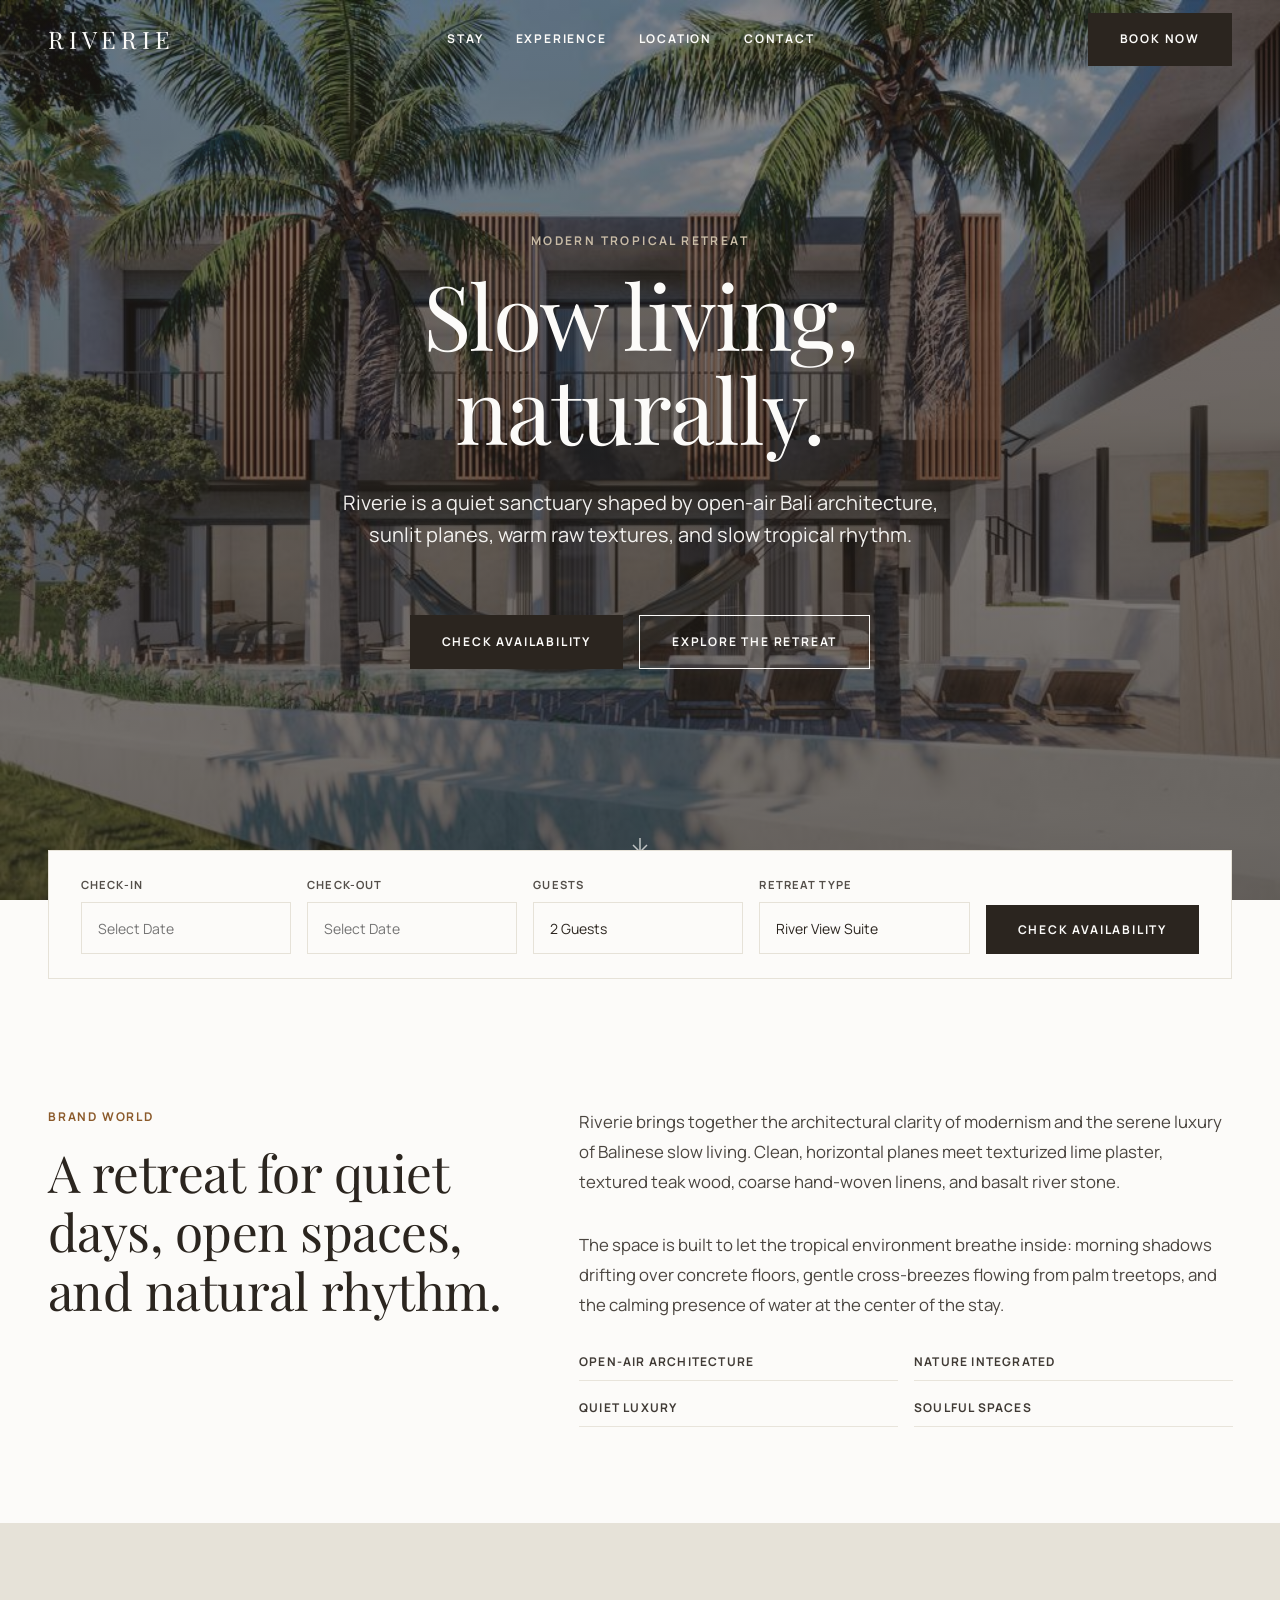
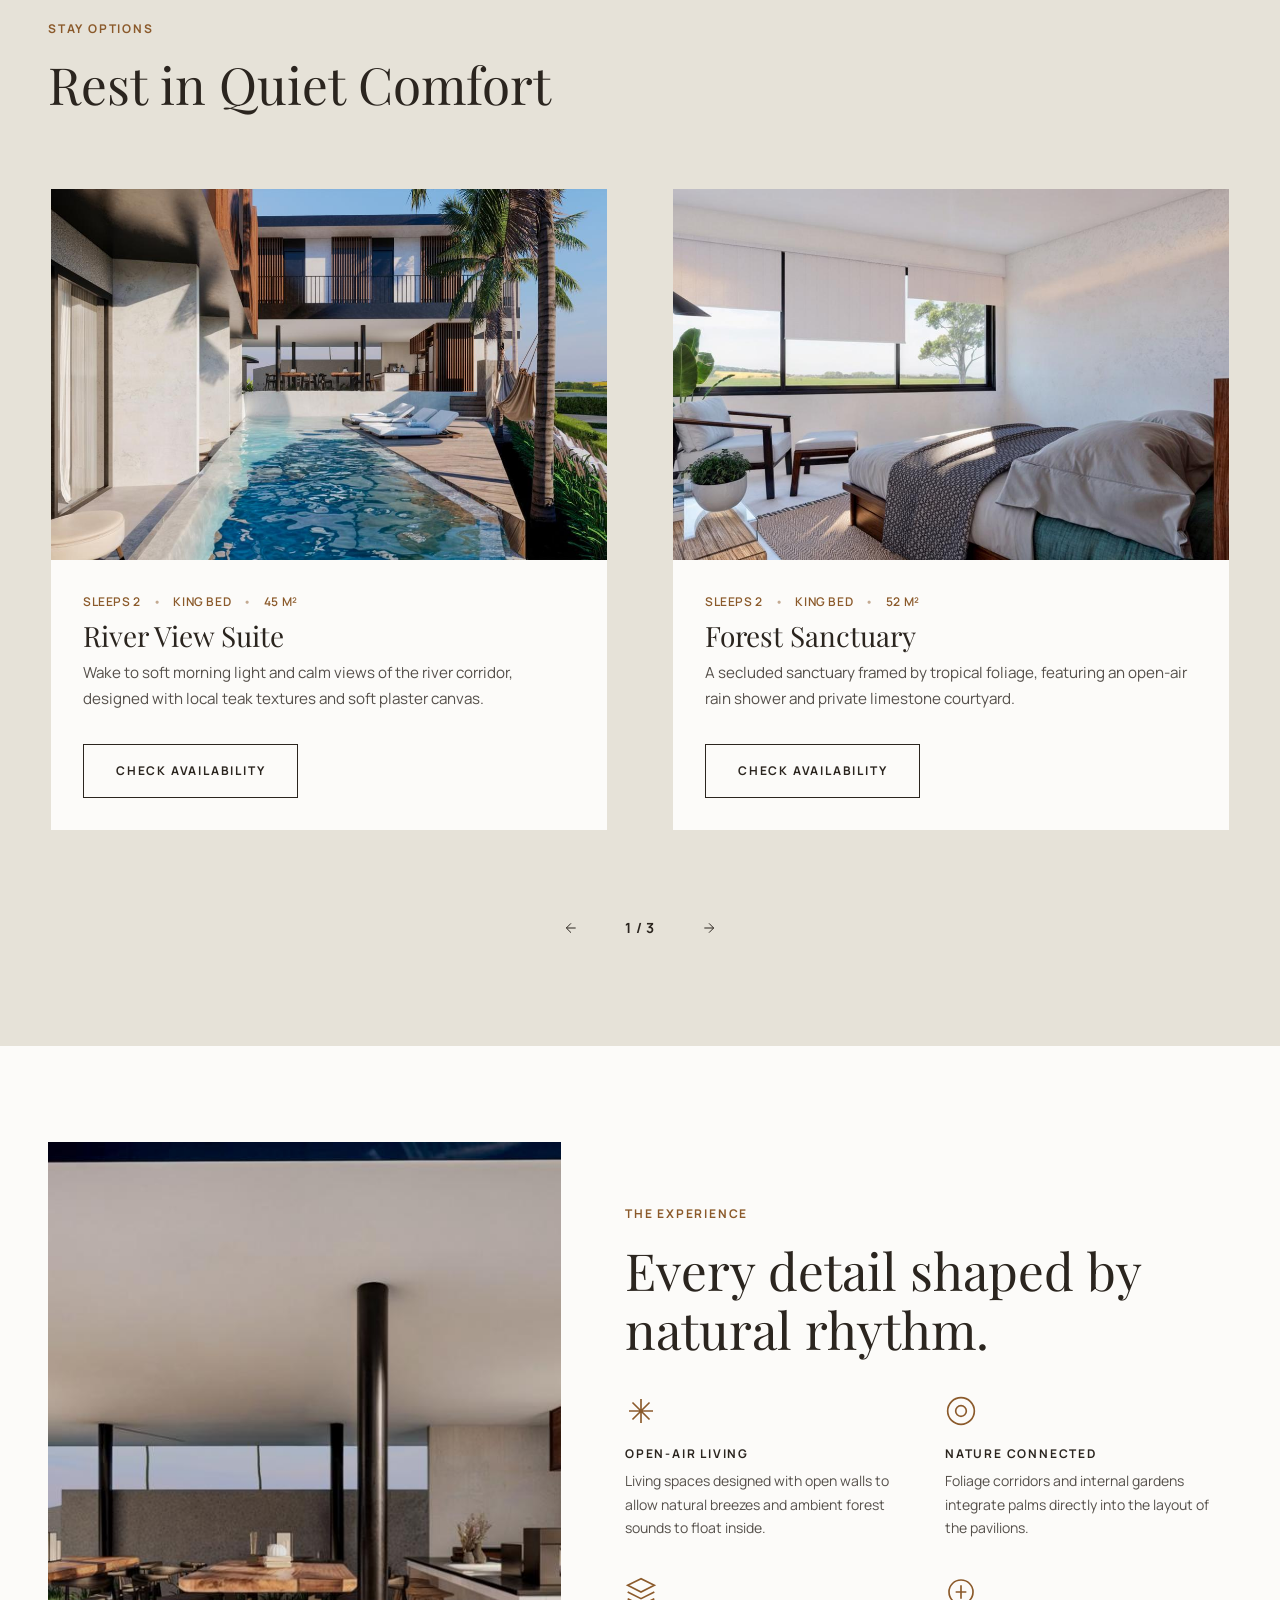
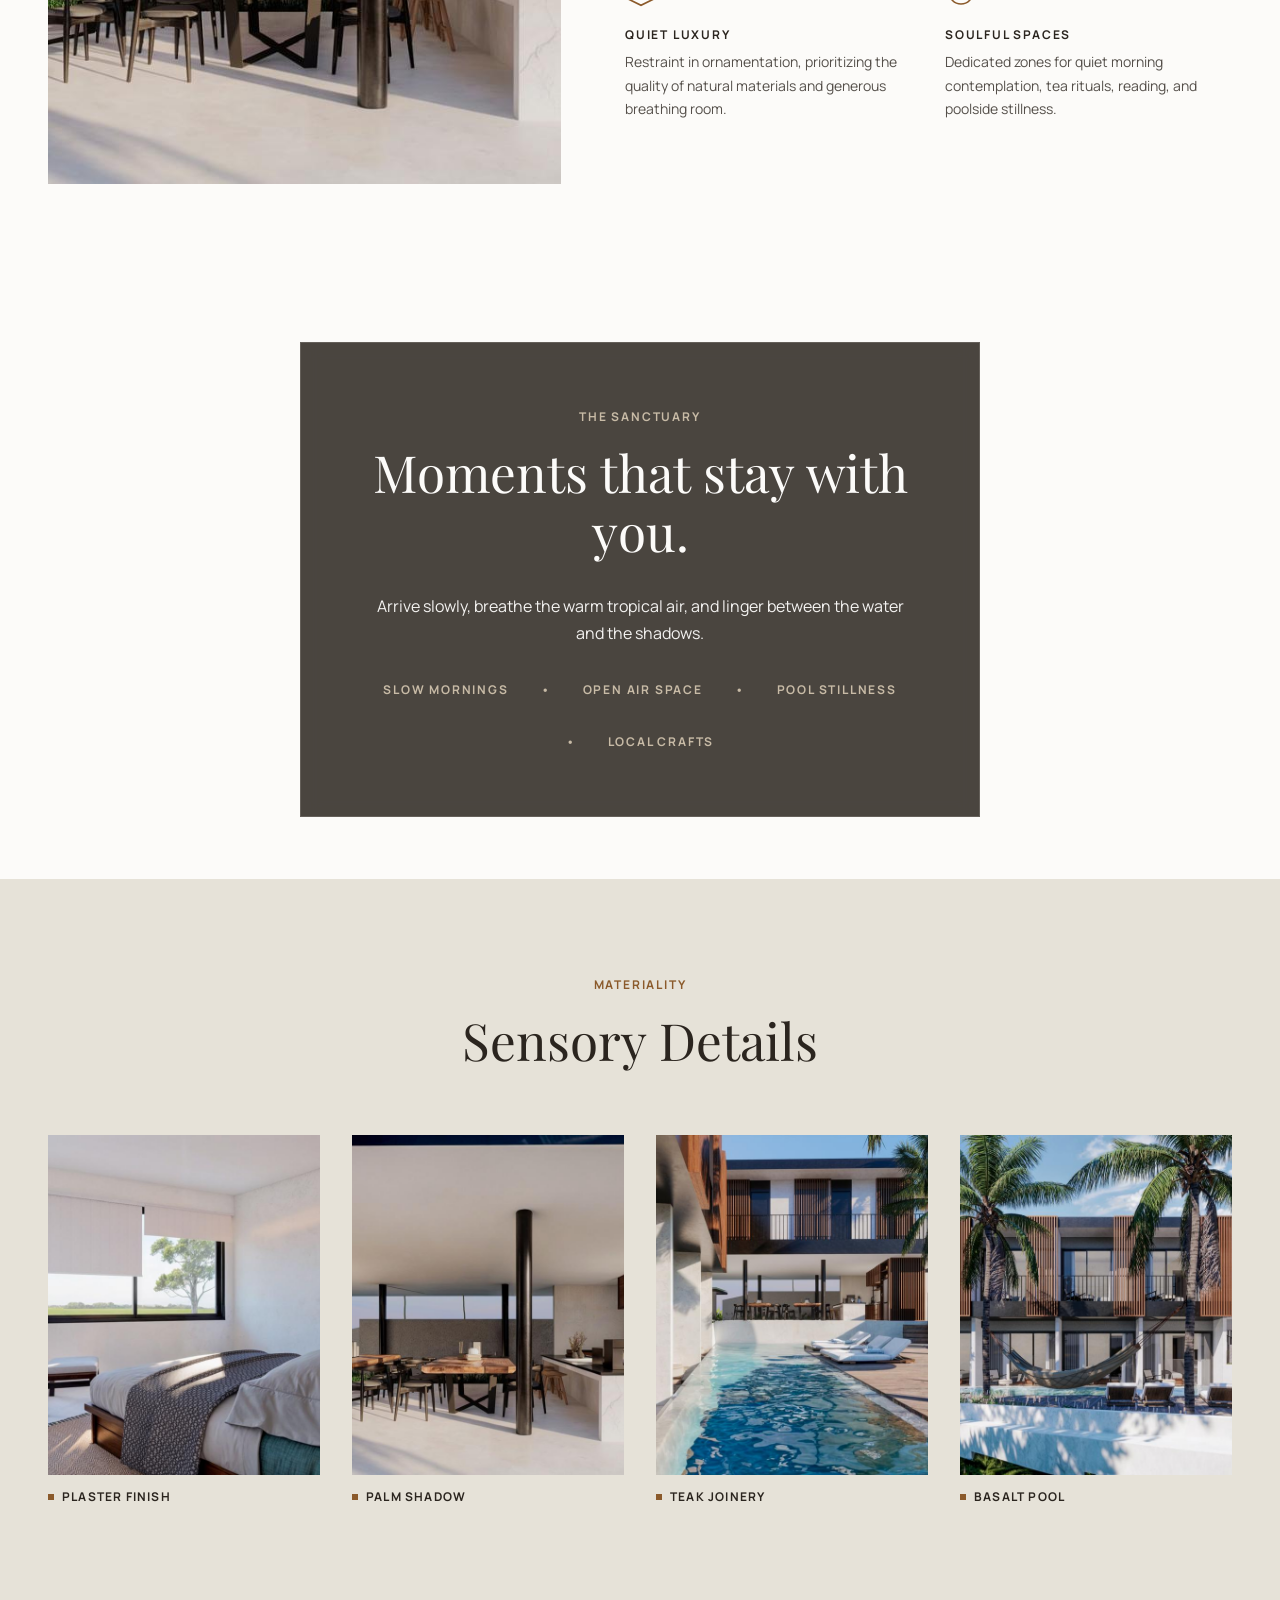
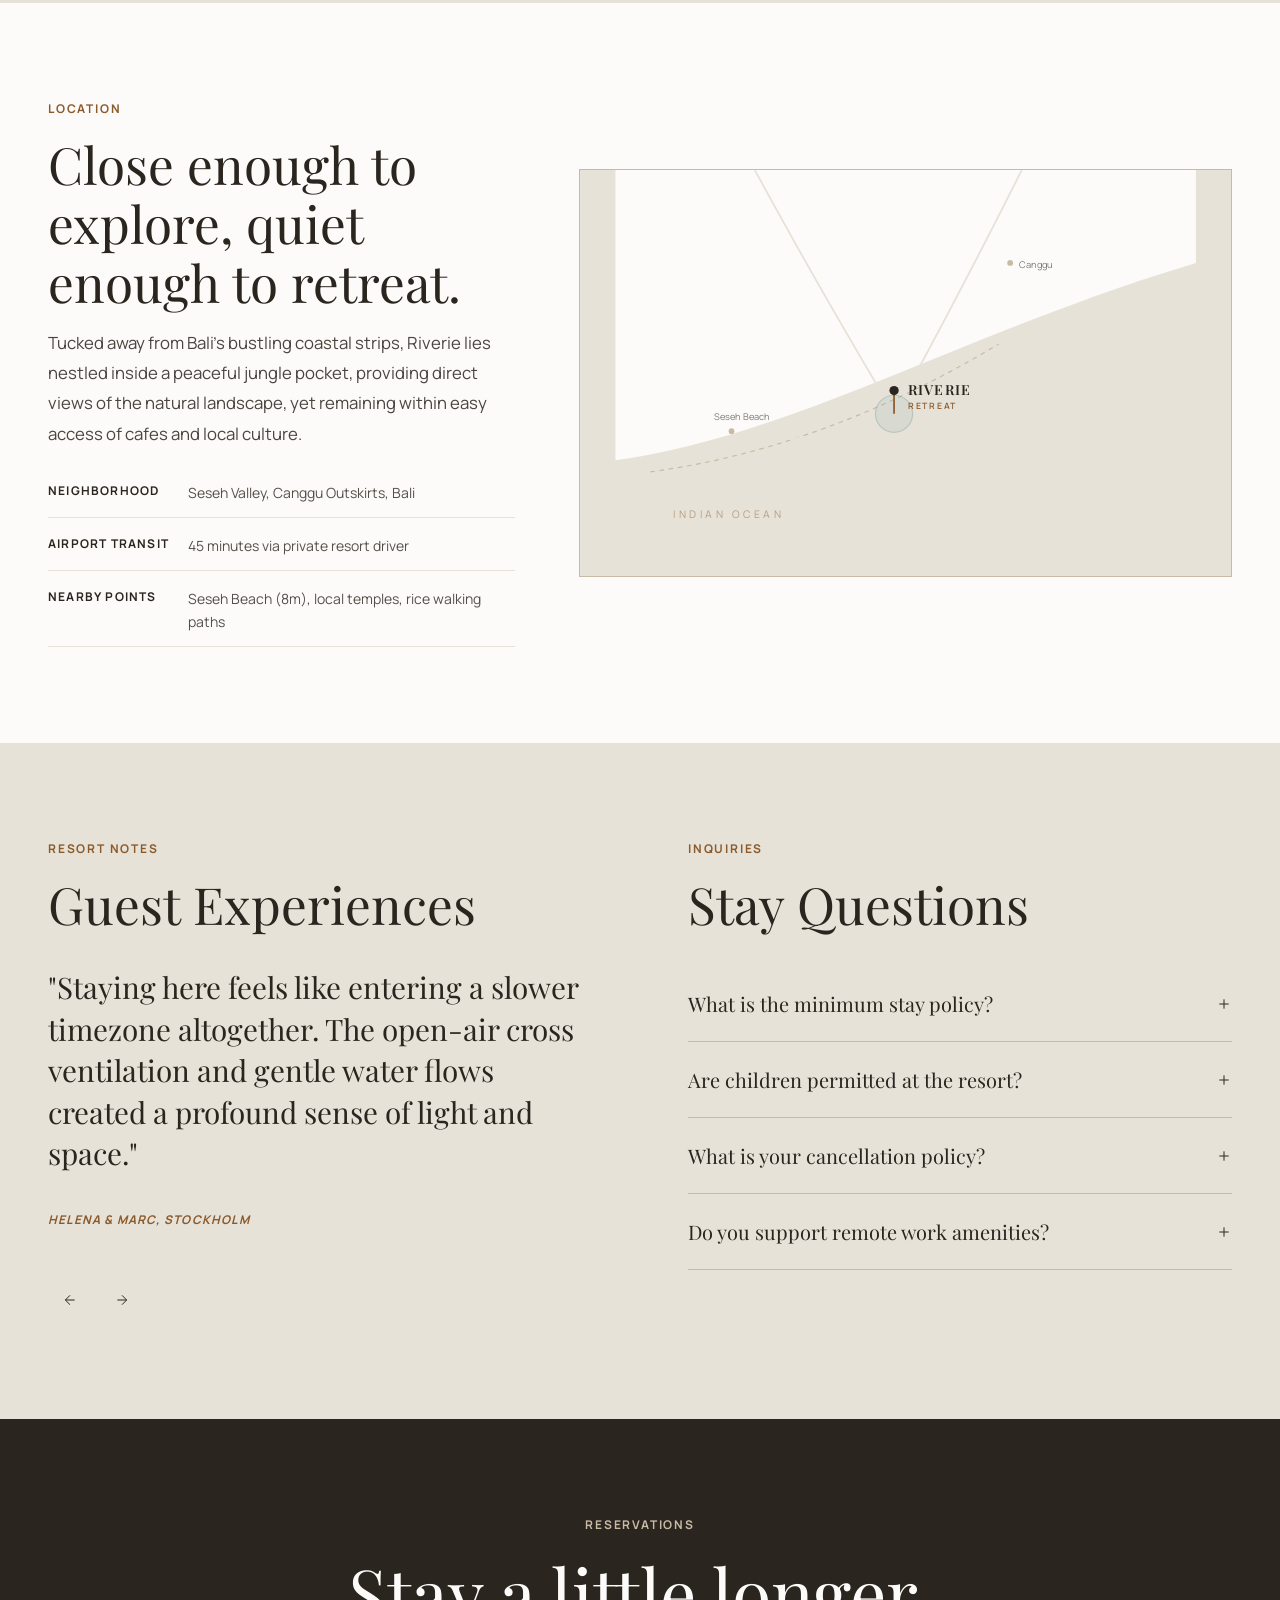
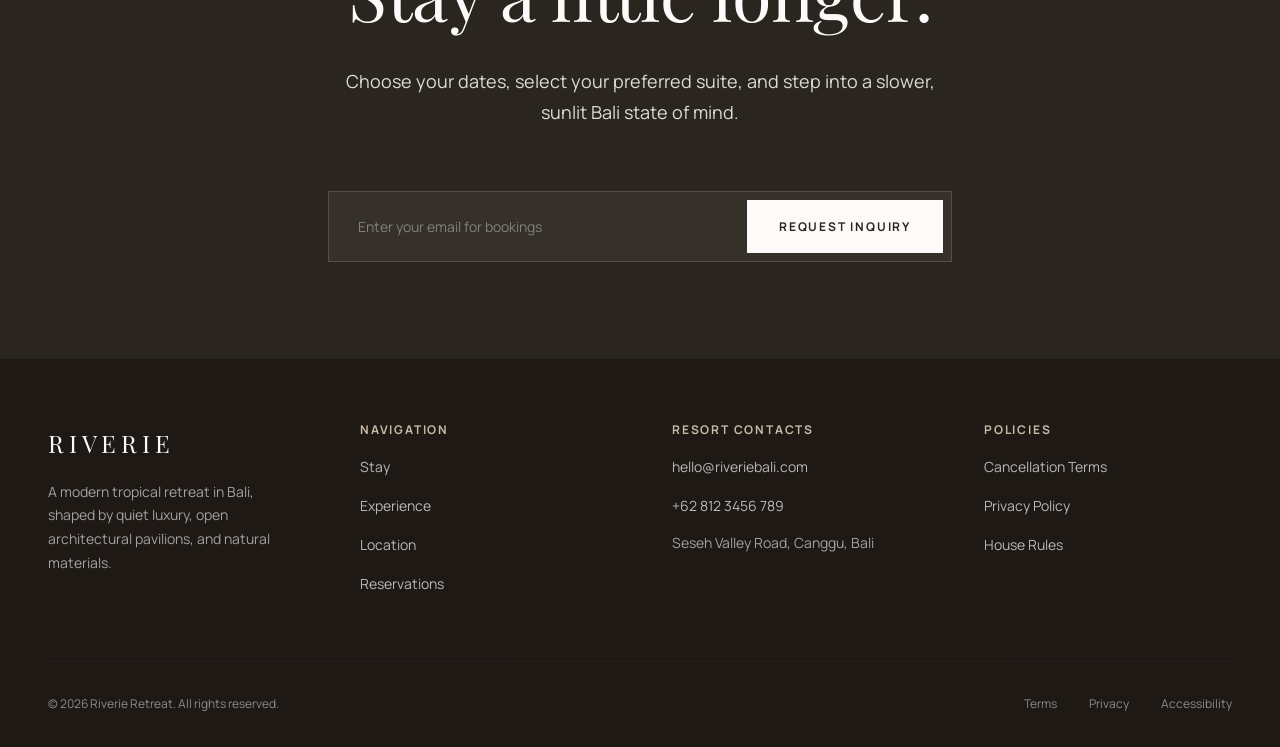
<file: showcase/hotel-resort/riverie/index.html>
<!DOCTYPE html>
<html lang="en">
<head>
  <meta charset="UTF-8">
  <meta name="viewport" content="width=device-width, initial-scale=1.0">
  <title>Riverie — Modern Tropical Retreat in Bali</title>
  <meta name="description" content="Riverie is a modern tropical retreat in Bali with open-air architecture, quiet rooms, natural textures, poolside spaces, and a slower way to stay.">
  
  <!-- SEO Meta -->
  <meta property="og:title" content="Riverie — Modern Tropical Retreat in Bali">
  <meta property="og:description" content="A quiet tropical retreat shaped by open-air architecture, warm natural textures, and thoughtful spaces in Bali.">
  <meta property="og:type" content="website">
  
  <!-- Fonts -->
  <link rel="preconnect" href="https://fonts.googleapis.com">
  <link rel="preconnect" href="https://fonts.gstatic.com" crossorigin>
  <link href="https://fonts.googleapis.com/css2?family=Manrope:wght@300;400;500;600;700;800&family=Playfair+Display:ital,wght@0,400..900;1,400..900&display=swap" rel="stylesheet">

  <style>
    /* ==========================================================================
       1. DESIGN SYSTEM VARIABLES (DESIGN.md Tokens)
       ========================================================================== */
    :root {
      /* Colors */
      --coconut-white: #FCFBF9;
      --limestone: #E6E2D8;
      --warm-sand: #C8BBA6;
      --teak-brown: #8B5A2B;
      --espresso: #2B251F;
      --palm-green: #2F3E2F;
      --pool-blue: #5C8A97;

      /* Color Roles */
      --color-primary: var(--espresso);
      --color-bg: var(--coconut-white);
      --color-border: var(--limestone);
      --color-text-muted: rgba(43, 37, 31, 0.75);

      /* Typography */
      --font-display: 'Playfair Display', Georgia, serif;
      --font-functional: 'Manrope', system-ui, -apple-system, sans-serif;

      /* Spacing Scale */
      --space-xs: 8px;
      --space-sm: 16px;
      --space-md: 32px;
      --space-lg: 64px;
      --space-xl: 96px;
      --space-xxl: 128px;

      /* Transitions */
      --ease-standard: cubic-bezier(0.16, 1, 0.3, 1);
      --duration-standard: 0.8s;
      --duration-fast: 0.25s;

      /* Layout */
      --max-width: 1440px;
    }

    /* Reset & Base Rules */
    *, *::before, *::after {
      box-sizing: border-box;
      margin: 0;
      padding: 0;
    }

    html {
      scroll-behavior: smooth;
      background-color: var(--coconut-white);
      color: var(--espresso);
      font-family: var(--font-functional);
      font-size: 16px;
      -webkit-font-smoothing: antialiased;
      -moz-osx-font-smoothing: grayscale;
    }

    body {
      overflow-x: hidden;
      line-height: 1.7;
    }

    /* Accessibility Focus States */
    a:focus-visible, 
    button:focus-visible, 
    input:focus-visible, 
    select:focus-visible {
      outline: 2px solid var(--pool-blue);
      outline-offset: 2px;
    }

    /* Base Typography Styles */
    h1, h2, h3, h4 {
      font-family: var(--font-display);
      font-weight: 400;
      line-height: 1.15;
    }

    p {
      max-width: 65ch; /* The Readability Rule */
      font-weight: 400;
      color: var(--color-primary);
      opacity: 0.85;
    }

    img {
      max-width: 100%;
      height: auto;
      display: block;
      object-fit: cover;
    }

    /* ==========================================================================
       2. REUSABLE ATOMICS & UTILITIES
       ========================================================================== */
    .container {
      max-width: var(--max-width);
      margin: 0 auto;
      padding-left: 20px;
      padding-right: 20px;
    }

    @media (min-width: 768px) {
      .container {
        padding-left: 32px;
        padding-right: 32px;
      }
    }

    @media (min-width: 1024px) {
      .container {
        padding-left: 48px;
        padding-right: 48px;
      }
    }

    /* Section Spacing */
    .section-pad {
      padding-top: var(--space-lg);
      padding-bottom: var(--space-lg);
    }

    @media (min-width: 1024px) {
      .section-pad {
        padding-top: var(--space-xl);
        padding-bottom: var(--space-xl);
      }
    }

    /* Buttons (Strictly 0px border-radius, no shadows) */
    .btn {
      display: inline-flex;
      align-items: center;
      justify-content: center;
      font-family: var(--font-functional);
      font-size: 0.75rem; /* 12px label style */
      font-weight: 700;
      text-transform: uppercase;
      letter-spacing: 0.15em;
      border-radius: 0px;
      padding: 16px 32px;
      cursor: pointer;
      text-decoration: none;
      transition: background-color var(--duration-fast) var(--ease-standard), 
                  color var(--duration-fast) var(--ease-standard), 
                  border-color var(--duration-fast) var(--ease-standard);
      border: none;
    }

    .btn-primary {
      background-color: var(--espresso);
      color: var(--coconut-white);
    }

    .btn-primary:hover {
      background-color: var(--teak-brown);
    }

    .btn-secondary {
      background-color: transparent;
      color: var(--espresso);
      border: 1px solid var(--espresso);
    }

    .btn-secondary:hover {
      background-color: var(--espresso);
      color: var(--coconut-white);
    }

    /* Kickers / Labels */
    .label-kicker {
      font-family: var(--font-functional);
      font-size: 0.75rem;
      font-weight: 700;
      text-transform: uppercase;
      letter-spacing: 0.15em;
      color: var(--teak-brown);
      margin-bottom: var(--space-sm);
      display: block;
    }

    /* ==========================================================================
       3. ANIMATION SYSTEM (Scroll Reveal & Micro-interactions)
       ========================================================================== */
    .reveal {
      opacity: 0;
      transform: translateY(35px);
      transition: opacity var(--duration-standard) var(--ease-standard),
                  transform var(--duration-standard) var(--ease-standard);
      will-change: transform, opacity;
    }

    .reveal-active {
      opacity: 1;
      transform: translateY(0);
    }

    /* Staggered Delay Helpers */
    .delay-100 { transition-delay: 100ms; }
    .delay-200 { transition-delay: 200ms; }
    .delay-300 { transition-delay: 300ms; }
    .delay-400 { transition-delay: 400ms; }

    /* Custom Image Reveal (Clipping Slide) */
    .img-reveal-container {
      position: relative;
      overflow: hidden;
    }

    .img-reveal-container img {
      transform: scale(1.1);
      transition: transform 1.5s var(--ease-standard);
    }

    .img-reveal-container.reveal-active img {
      transform: scale(1);
    }

    /* ==========================================================================
       4. HEADER NAVIGATION
       ========================================================================== */
    .header {
      position: fixed;
      top: 0;
      left: 0;
      width: 100%;
      height: 80px;
      z-index: 1000;
      transition: transform 0.45s var(--ease-standard),
                  background-color 0.45s var(--ease-standard),
                  border-color 0.45s var(--ease-standard);
      border-bottom: 1px solid transparent;
      display: flex;
      align-items: center;
    }

    .header-hidden {
      transform: translateY(-100%);
    }

    .header-scrolled {
      background-color: var(--coconut-white);
      border-bottom: 1px solid var(--limestone);
    }

    .header-container {
      width: 100%;
      display: flex;
      align-items: center;
      justify-content: space-between;
    }

    .logo {
      font-family: var(--font-display);
      font-size: 1.5rem;
      font-weight: 400;
      text-transform: uppercase;
      letter-spacing: 0.2em;
      color: var(--coconut-white);
      text-decoration: none;
      transition: color 0.45s var(--ease-standard);
    }

    .header-scrolled .logo {
      color: var(--espresso);
    }

    .nav-links {
      display: none;
      align-items: center;
      gap: var(--space-md);
    }

    @media (min-width: 900px) {
      .nav-links {
        display: flex;
      }
    }

    .nav-item {
      font-family: var(--font-functional);
      font-size: 0.75rem;
      font-weight: 700;
      text-transform: uppercase;
      letter-spacing: 0.15em;
      color: var(--coconut-white);
      text-decoration: none;
      transition: color 0.45s var(--ease-standard);
      padding: 8px 0;
      position: relative;
    }

    .header-scrolled .nav-item {
      color: var(--espresso);
    }

    .nav-item::after {
      content: '';
      position: absolute;
      bottom: 0;
      left: 0;
      width: 100%;
      height: 1px;
      background-color: var(--teak-brown);
      transform: scaleX(0);
      transform-origin: right;
      transition: transform var(--duration-fast) var(--ease-standard);
    }

    .nav-item:hover::after {
      transform: scaleX(1);
      transform-origin: left;
    }

    .nav-item:hover {
      color: var(--teak-brown);
    }

    .header-scrolled .nav-item:hover {
      color: var(--teak-brown);
    }

    .header-cta {
      display: none;
    }

    @media (min-width: 600px) {
      .header-cta {
        display: block;
      }
    }

    /* Mobile Menu Toggle Button */
    .menu-toggle {
      display: flex;
      flex-direction: column;
      justify-content: space-between;
      width: 24px;
      height: 16px;
      background: none;
      border: none;
      cursor: pointer;
      z-index: 1100;
    }

    @media (min-width: 900px) {
      .menu-toggle {
        display: none;
      }
    }

    .menu-bar {
      width: 100%;
      height: 1.5px;
      background-color: var(--coconut-white);
      transition: transform var(--duration-fast) var(--ease-standard),
                  background-color 0.45s var(--ease-standard);
    }

    .header-scrolled .menu-bar {
      background-color: var(--espresso);
    }

    .menu-toggle.active .menu-bar:nth-child(1) {
      transform: translateY(7px) rotate(45deg);
      background-color: var(--espresso);
    }

    .menu-toggle.active .menu-bar:nth-child(2) {
      opacity: 0;
    }

    .menu-toggle.active .menu-bar:nth-child(3) {
      transform: translateY(-7px) rotate(-45deg);
      background-color: var(--espresso);
    }

    /* Mobile Fullscreen Overlay */
    .mobile-nav-overlay {
      position: fixed;
      top: 0;
      left: 0;
      width: 100%;
      height: 100%;
      background-color: var(--coconut-white);
      z-index: 1050;
      display: flex;
      flex-direction: column;
      justify-content: center;
      padding: 100px var(--space-lg) var(--space-lg);
      transform: translateY(-100%);
      transition: transform 0.5s var(--ease-standard);
    }

    .mobile-nav-overlay.active {
      transform: translateY(0);
    }

    /* Mobile Overlay Header */
    .mobile-nav-header {
      position: absolute;
      top: 0;
      left: 0;
      width: 100%;
      height: 80px;
      padding: 0 var(--space-md);
      display: flex;
      align-items: center;
      justify-content: space-between;
      border-bottom: 1px solid var(--limestone);
    }

    @media (min-width: 768px) {
      .mobile-nav-header {
        padding: 0 var(--space-lg);
      }
    }

    .mobile-close-btn {
      display: flex;
      align-items: center;
      gap: 8px;
      background: none;
      border: none;
      cursor: pointer;
      font-family: var(--font-functional);
      font-size: 0.75rem;
      font-weight: 700;
      text-transform: uppercase;
      letter-spacing: 0.15em;
      color: var(--espresso);
      padding: 8px 0;
    }

    .mobile-close-btn svg {
      width: 16px;
      height: 16px;
      stroke: var(--espresso);
      stroke-width: 1.5;
      fill: none;
      transition: transform var(--duration-fast) var(--ease-standard);
    }

    .mobile-close-btn:hover svg {
      transform: rotate(90deg);
    }

    .mobile-nav-links {
      display: flex;
      flex-direction: column;
      gap: var(--space-md);
      margin-bottom: var(--space-lg);
    }

    .mobile-nav-item {
      font-family: var(--font-display);
      font-size: 2.25rem;
      color: var(--espresso);
      text-decoration: none;
      opacity: 0;
      transform: translateY(30px);
      transition: color var(--duration-fast) var(--ease-standard),
                  opacity 0.6s var(--ease-standard),
                  transform 0.6s var(--ease-standard);
    }

    .mobile-nav-item:hover {
      color: var(--teak-brown);
      transform: translateX(10px);
    }

    .mobile-nav-overlay .btn-primary {
      opacity: 0;
      transform: translateY(30px);
      transition: opacity 0.6s var(--ease-standard),
                  transform 0.6s var(--ease-standard);
    }

    /* Staggered entry transitions for items inside the active overlay */
    .mobile-nav-overlay.active .mobile-nav-item,
    .mobile-nav-overlay.active .btn-primary {
      opacity: 1;
      transform: translateY(0);
    }

    .mobile-nav-overlay.active .mobile-nav-item:nth-child(1) { transition-delay: 0.15s; }
    .mobile-nav-overlay.active .mobile-nav-item:nth-child(2) { transition-delay: 0.22s; }
    .mobile-nav-overlay.active .mobile-nav-item:nth-child(3) { transition-delay: 0.29s; }
    .mobile-nav-overlay.active .mobile-nav-item:nth-child(4) { transition-delay: 0.36s; }
    .mobile-nav-overlay.active .btn-primary { transition-delay: 0.43s; }

    /* ==========================================================================
       5. HERO SECTION
       ========================================================================== */
    .hero {
      height: 100vh;
      width: 100%;
      position: relative;
      background-image: linear-gradient(rgba(43, 37, 31, 0.45), rgba(43, 37, 31, 0.7)), url('WhatsApp Image 2026-06-02 at 11.29.40 AM.jpeg');
      background-size: cover;
      background-position: center;
      display: flex;
      align-items: center;
      justify-content: center;
      color: var(--coconut-white);
      text-align: center;
      padding: 0 20px;
    }

    .hero-content {
      max-width: 800px;
      z-index: 10;
    }

    .hero-kicker {
      font-family: var(--font-functional);
      font-size: 0.75rem;
      font-weight: 700;
      text-transform: uppercase;
      letter-spacing: 0.2em;
      margin-bottom: var(--space-sm);
      display: block;
      color: var(--warm-sand);
    }

    .hero-title {
      font-size: clamp(2.5rem, 7vw, 5.75rem); /* DESIGN.md Hero size */
      line-height: 1.05;
      letter-spacing: -0.015em;
      margin-bottom: var(--space-md);
      animation: heroTitleFade 1.2s var(--ease-standard) forwards;
      opacity: 0;
      transform: translateY(40px);
    }

    @keyframes heroTitleFade {
      to {
        opacity: 1;
        transform: translateY(0);
      }
    }

    .hero-desc {
      font-family: var(--font-functional);
      font-size: clamp(1rem, 2.5vw, 1.25rem);
      line-height: 1.6;
      max-width: 600px;
      margin: 0 auto var(--space-lg);
      color: var(--coconut-white) !important; /* Accessibility Color Fix */
      opacity: 0.95;
    }

    .hero-buttons {
      display: flex;
      gap: var(--space-sm);
      justify-content: center;
      flex-wrap: wrap;
    }

    .hero-buttons .btn-secondary {
      color: var(--coconut-white);
      border-color: var(--coconut-white);
    }

    .hero-buttons .btn-secondary:hover {
      background-color: var(--coconut-white);
      color: var(--espresso);
    }

    .scroll-arrow {
      position: absolute;
      bottom: 40px;
      left: 50%;
      transform: translateX(-50%);
      cursor: pointer;
      animation: floatArrow 2s infinite ease-in-out;
      opacity: 0.7;
      transition: opacity var(--duration-fast) var(--ease-standard);
      background: none;
      border: none;
    }

    .scroll-arrow:hover {
      opacity: 1;
    }

    .scroll-arrow svg {
      width: 24px;
      height: 24px;
      fill: none;
      stroke: var(--coconut-white);
      stroke-width: 1.5;
    }

    @keyframes floatArrow {
      0%, 100% { transform: translate(-50%, 0); }
      50% { transform: translate(-50%, 10px); }
    }

    /* ==========================================================================
       6. BOOKING BAR (Horizontal desktop, stacked mobile)
       ========================================================================== */
    .booking-wrapper {
      position: relative;
      margin-top: -50px;
      z-index: 50;
      padding-bottom: var(--space-md);
    }

    .booking-bar {
      background-color: var(--coconut-white);
      border: 1px solid var(--limestone);
      border-radius: 0px;
      padding: var(--space-md);
      display: grid;
      grid-template-columns: 1fr;
      gap: var(--space-sm);
    }

    @media (min-width: 768px) {
      .booking-bar {
        grid-template-columns: repeat(4, 1fr) auto;
        align-items: end;
        padding: 24px 32px;
      }
    }

    .booking-field {
      display: flex;
      flex-direction: column;
      gap: var(--space-xs);
      text-align: left;
      position: relative;
    }

    .booking-label {
      font-family: var(--font-functional);
      font-size: 0.7rem;
      font-weight: 700;
      text-transform: uppercase;
      letter-spacing: 0.1em;
      color: var(--espresso);
      opacity: 0.8;
    }

    .booking-input-wrapper {
      border: 1px solid var(--limestone);
      background-color: var(--coconut-white);
      height: 52px;
      display: flex;
      align-items: center;
      padding: 0 var(--space-sm);
      cursor: pointer;
      transition: border-color var(--duration-fast) var(--ease-standard);
    }

    .booking-input-wrapper:hover {
      border-color: var(--warm-sand);
    }

    .booking-input-wrapper input,
    .booking-input-wrapper select {
      border: none;
      background: transparent;
      width: 100%;
      height: 100%;
      font-family: var(--font-functional);
      font-size: 0.875rem;
      color: var(--espresso);
      outline: none;
      cursor: pointer;
      appearance: none;
    }

    /* Custom Date Picker Modal */
    .custom-datepicker {
      position: absolute;
      top: calc(100% + 8px);
      left: 0;
      background-color: var(--coconut-white);
      border: 1px solid var(--limestone);
      width: 320px;
      padding: var(--space-sm);
      z-index: 200;
      display: none;
      user-select: none;
    }

    .datepicker-header {
      display: flex;
      justify-content: space-between;
      align-items: center;
      margin-bottom: var(--space-sm);
    }

    .datepicker-month-title {
      font-family: var(--font-functional);
      font-size: 0.875rem;
      font-weight: 700;
      text-transform: uppercase;
      letter-spacing: 0.05em;
    }

    .datepicker-nav-btn {
      background: none;
      border: none;
      cursor: pointer;
      padding: 4px;
    }

    .datepicker-nav-btn svg {
      width: 16px;
      height: 16px;
      stroke: var(--espresso);
      stroke-width: 1.5;
      fill: none;
    }

    .datepicker-weekdays {
      display: grid;
      grid-template-columns: repeat(7, 1fr);
      text-align: center;
      font-size: 0.7rem;
      font-weight: 700;
      opacity: 0.5;
      margin-bottom: 8px;
    }

    .datepicker-days {
      display: grid;
      grid-template-columns: repeat(7, 1fr);
      gap: 4px;
      text-align: center;
    }

    .datepicker-day {
      font-family: var(--font-functional);
      font-size: 0.75rem;
      padding: 8px 0;
      cursor: pointer;
      transition: background-color var(--duration-fast) var(--ease-standard),
                  color var(--duration-fast) var(--ease-standard);
    }

    .datepicker-day:hover:not(.empty) {
      background-color: var(--limestone);
    }

    .datepicker-day.selected {
      background-color: var(--pool-blue);
      color: var(--coconut-white);
    }

    .datepicker-day.in-range {
      background-color: rgba(92, 138, 151, 0.15);
      color: var(--espresso);
    }

    .datepicker-day.empty {
      cursor: default;
    }

    .datepicker-day.disabled {
      opacity: 0.3;
      cursor: not-allowed;
      text-decoration: line-through;
    }

    /* ==========================================================================
       7. BRAND INTRODUCTION SECTION
       ========================================================================== */
    .brand-intro-grid {
      display: grid;
      grid-template-columns: 1fr;
      gap: var(--space-md);
      text-align: left;
    }

    @media (min-width: 900px) {
      .brand-intro-grid {
        grid-template-columns: 5fr 7fr;
        gap: var(--space-lg);
      }
    }

    .brand-intro-title {
      font-size: clamp(1.9rem, 4vw, 3.25rem); /* DESIGN.md Headline size */
      line-height: 1.15;
      letter-spacing: -0.01em;
      margin-bottom: var(--space-sm);
    }

    .brand-intro-text p {
      font-size: 1.05rem;
      line-height: 1.8;
      margin-bottom: var(--space-md);
    }

    .brand-badge-grid {
      display: grid;
      grid-template-columns: repeat(2, 1fr);
      gap: var(--space-sm);
      margin-top: var(--space-md);
    }

    .brand-badge-item {
      font-family: var(--font-functional);
      font-size: 0.75rem;
      font-weight: 700;
      letter-spacing: 0.1em;
      text-transform: uppercase;
      border-bottom: 1px solid var(--limestone);
      padding-bottom: var(--space-xs);
      color: var(--espresso);
      opacity: 0.9;
    }

    /* ==========================================================================
       8. STAY PREVIEW SECTION (Our Rooms - Dynamic Sliding Carousel)
       ========================================================================== */
    .stay-header {
      display: flex;
      justify-content: space-between;
      align-items: flex-end;
      margin-bottom: var(--space-lg);
    }

    .stay-slider-container {
      overflow: hidden;
      width: 100%;
      padding: 10px 2px;
    }

    .stay-track {
      display: flex;
      gap: var(--space-md);
      transition: transform 0.6s var(--ease-standard);
      will-change: transform;
    }

    .room-card {
      flex: 0 0 100%; /* Mobile: 1 card visible */
      background-color: var(--coconut-white);
      border: 1px solid var(--limestone);
      border-radius: 0px;
      display: flex;
      flex-direction: column;
      transition: border-color var(--duration-fast) var(--ease-standard);
      text-align: left;
    }

    .room-card:hover {
      border-color: var(--warm-sand);
    }

    @media (min-width: 900px) {
      .stay-track {
        gap: var(--space-lg);
      }
      .room-card {
        flex: 0 0 calc(50% - var(--space-lg) / 2); /* Desktop: 2 cards visible */
      }
    }

    .room-img-wrapper {
      position: relative;
      aspect-ratio: 3/2;
      overflow: hidden;
    }

    .room-img-wrapper img {
      width: 100%;
      height: 100%;
      transition: transform 1s var(--ease-standard);
    }

    .room-card:hover .room-img-wrapper img {
      transform: scale(1.05);
    }

    .room-details {
      padding: var(--space-md);
      display: flex;
      flex-direction: column;
      gap: var(--space-xs);
    }

    .room-title {
      font-family: var(--font-display);
      font-size: 1.75rem;
      color: var(--espresso);
    }

    .room-spec {
      font-family: var(--font-functional);
      font-size: 0.75rem;
      font-weight: 600;
      text-transform: uppercase;
      letter-spacing: 0.05em;
      color: var(--teak-brown);
      display: flex;
      gap: 12px;
    }

    .room-spec span:not(:last-child)::after {
      content: '•';
      margin-left: 12px;
      opacity: 0.5;
    }

    .room-desc {
      font-size: 0.95rem;
      color: var(--espresso);
      opacity: 0.8;
      margin-bottom: var(--space-sm);
    }

    .room-card .btn-secondary {
      align-self: flex-start;
      margin-top: var(--space-xs);
    }

    /* Slider / Pagination Control */
    .slider-controls {
      display: flex;
      align-items: center;
      justify-content: center;
      gap: var(--space-md);
      margin-top: var(--space-lg);
    }

    .slider-number {
      font-family: var(--font-functional);
      font-size: 0.875rem;
      font-weight: 700;
      letter-spacing: 0.05em;
    }

    .slider-arrow-btn {
      background: none;
      border: 1px solid var(--limestone);
      width: 44px;
      height: 44px;
      display: flex;
      align-items: center;
      justify-content: center;
      cursor: pointer;
      transition: background-color var(--duration-fast) var(--ease-standard),
                  border-color var(--duration-fast) var(--ease-standard);
    }

    .slider-arrow-btn:hover {
      background-color: var(--limestone);
      border-color: var(--warm-sand);
    }

    .slider-arrow-btn svg {
      width: 16px;
      height: 16px;
      stroke: var(--espresso);
      stroke-width: 1.5;
      fill: none;
    }

    /* ==========================================================================
       9. EXPERIENCE HIGHLIGHTS & FEATURES
       ========================================================================== */
    .experience-bg-section {
      background-color: var(--limestone);
    }

    .experience-grid {
      display: grid;
      grid-template-columns: 1fr;
      gap: var(--space-md);
      align-items: center;
    }

    @media (min-width: 1024px) {
      .experience-grid {
        grid-template-columns: 5.5fr 6.5fr;
        gap: var(--space-lg);
      }
    }

    .experience-img-block {
      aspect-ratio: 4/5;
      overflow: hidden;
      border-radius: 0px;
    }

    .experience-img-block img {
      width: 100%;
      height: 100%;
      object-position: center center;
    }

    .features-list {
      display: grid;
      grid-template-columns: 1fr;
      gap: var(--space-md);
      text-align: left;
    }

    @media (min-width: 600px) {
      .features-list {
        grid-template-columns: repeat(2, 1fr);
      }
    }

    .feature-item {
      display: flex;
      flex-direction: column;
      gap: var(--space-xs);
    }

    .feature-icon-wrapper {
      width: 40px;
      height: 40px;
      display: flex;
      align-items: center;
      justify-content: flex-start;
      margin-bottom: 8px;
    }

    .feature-icon-wrapper svg {
      stroke: var(--teak-brown);
      stroke-width: 1.25;
      fill: none;
      width: 32px;
      height: 32px;
    }

    .feature-title {
      font-family: var(--font-functional);
      font-size: 0.75rem;
      font-weight: 700;
      text-transform: uppercase;
      letter-spacing: 0.15em;
      color: var(--espresso);
    }

    .feature-desc {
      font-size: 0.875rem;
      color: var(--espresso);
      opacity: 0.8;
    }

    /* ==========================================================================
       10. SIGNATURE PARALLAX MOMENT
       ========================================================================== */
    .signature-parallax {
      height: 600px;
      width: 100%;
      position: relative;
      background-image: linear-gradient(rgba(43, 37, 31, 0.45), rgba(43, 37, 31, 0.55)), url('signature_bg.png');
      background-attachment: fixed;
      background-size: cover;
      background-position: center;
      display: flex;
      align-items: center;
      justify-content: center;
      color: var(--coconut-white);
      text-align: center;
      padding: var(--space-md);
    }

    /* Fallback override for viewports that struggle with parallax scrolling */
    @media (max-width: 1024px) {
      .signature-parallax {
        background-attachment: scroll;
      }
    }

    .signature-card {
      background-color: rgba(43, 37, 31, 0.85);
      border: 1px solid rgba(252, 251, 249, 0.15);
      padding: var(--space-lg);
      max-width: 680px;
      backdrop-filter: blur(10px);
      text-align: center;
    }

    .signature-title {
      font-size: clamp(1.9rem, 4vw, 3.25rem);
      margin-bottom: var(--space-md);
    }

    .signature-list {
      display: flex;
      justify-content: center;
      flex-wrap: wrap;
      gap: var(--space-md);
      margin-top: var(--space-md);
    }

    .signature-ritual {
      font-family: var(--font-functional);
      font-size: 0.75rem;
      font-weight: 700;
      text-transform: uppercase;
      letter-spacing: 0.15em;
      color: var(--warm-sand);
    }

    /* ==========================================================================
       11. MATERIALITY & DETAILS SECTION (Corrected Image Placements)
       ========================================================================== */
    .materiality-grid {
      display: grid;
      grid-template-columns: repeat(2, 1fr);
      gap: var(--space-sm);
      margin-top: var(--space-md);
    }

    @media (min-width: 768px) {
      .materiality-grid {
        grid-template-columns: repeat(4, 1fr);
        gap: var(--space-md);
      }
    }

    .material-item {
      display: flex;
      flex-direction: column;
      gap: 12px;
      text-align: left;
    }

    .material-img-box {
      aspect-ratio: 4/5;
      overflow: hidden;
      background-color: var(--limestone);
    }

    .material-img-box img {
      width: 100%;
      height: 100%;
      transition: transform 1s var(--ease-standard);
    }

    .material-item:hover .material-img-box img {
      transform: scale(1.05);
    }

    .material-label {
      font-family: var(--font-functional);
      font-size: 0.75rem;
      font-weight: 700;
      text-transform: uppercase;
      letter-spacing: 0.1em;
      color: var(--espresso);
      display: flex;
      align-items: center;
      gap: 8px;
    }

    .material-label::before {
      content: '';
      width: 6px;
      height: 6px;
      background-color: var(--teak-brown);
      display: inline-block;
    }

    /* ==========================================================================
       12. LOCATION CONTEXT (Minimalistic Styled Map)
       ========================================================================== */
    .location-grid {
      display: grid;
      grid-template-columns: 1fr;
      gap: var(--space-lg);
      align-items: center;
    }

    @media (min-width: 900px) {
      .location-grid {
        grid-template-columns: 5fr 7fr;
      }
    }

    .location-info {
      text-align: left;
    }

    .location-info-p {
      font-size: 1.05rem;
      line-height: 1.8;
      margin-bottom: var(--space-md);
    }

    .location-details {
      display: flex;
      flex-direction: column;
      gap: var(--space-sm);
      margin-top: var(--space-md);
    }

    .location-detail-row {
      display: flex;
      border-bottom: 1px solid var(--limestone);
      padding-bottom: 12px;
    }

    .location-detail-title {
      font-family: var(--font-functional);
      font-size: 0.75rem;
      font-weight: 700;
      text-transform: uppercase;
      letter-spacing: 0.1em;
      width: 140px;
      flex-shrink: 0;
    }

    .location-detail-desc {
      font-size: 0.875rem;
      opacity: 0.8;
    }

    .map-container {
      background-color: var(--limestone);
      border: 1px solid var(--warm-sand);
      aspect-ratio: 16/10;
      display: flex;
      align-items: center;
      justify-content: center;
      position: relative;
      overflow: hidden;
    }

    .map-svg {
      width: 100%;
      height: 100%;
    }

    /* ==========================================================================
       13. GUEST REVIEWS & ACCORDION SYSTEM (Overlapping Text Fixed)
       ========================================================================== */
    .reviews-accordion-bg {
      background-color: var(--limestone);
    }

    .rev-acc-grid {
      display: grid;
      grid-template-columns: 1fr;
      gap: var(--space-lg);
    }

    @media (min-width: 900px) {
      .rev-acc-grid {
        grid-template-columns: repeat(2, 1fr);
        gap: var(--space-xl);
      }
    }

    .review-showcase {
      text-align: left;
      display: flex;
      flex-direction: column;
      justify-content: center;
    }

    .review-slider {
      position: relative;
      height: 280px;
      overflow: hidden;
    }

    .review-slide {
      position: absolute;
      top: 0;
      left: 0;
      width: 100%;
      opacity: 0;
      visibility: hidden; /* Added visibility toggling for clean overlap fix */
      transform: translateY(20px);
      transition: opacity 0.6s var(--ease-standard),
                  transform 0.6s var(--ease-standard),
                  visibility 0.6s var(--ease-standard);
      pointer-events: none;
    }

    .review-slide.active {
      opacity: 1;
      visibility: visible;
      transform: translateY(0);
      pointer-events: auto;
    }

    .review-quote {
      font-family: var(--font-display);
      font-size: clamp(1.25rem, 3vw, 1.85rem);
      line-height: 1.4;
      color: var(--espresso);
      margin-bottom: var(--space-md);
    }

    .review-author {
      font-family: var(--font-functional);
      font-size: 0.75rem;
      font-weight: 700;
      text-transform: uppercase;
      letter-spacing: 0.1em;
      color: var(--teak-brown);
    }

    .review-slider-controls {
      display: flex;
      gap: var(--space-xs);
      margin-top: var(--space-md);
    }

    /* FAQ Accordion */
    .faq-wrapper {
      text-align: left;
    }

    .faq-item {
      border-bottom: 1px solid var(--warm-sand);
      padding: var(--space-sm) 0;
    }

    .faq-trigger {
      width: 100%;
      background: none;
      border: none;
      display: flex;
      justify-content: space-between;
      align-items: center;
      cursor: pointer;
      font-family: var(--font-display);
      font-size: 1.25rem;
      color: var(--espresso);
      text-align: left;
      padding: 8px 0;
    }

    .faq-icon {
      width: 16px;
      height: 16px;
      stroke: var(--espresso);
      stroke-width: 1.5;
      fill: none;
      transition: transform var(--duration-fast) var(--ease-standard);
    }

    .faq-item.active .faq-icon {
      transform: rotate(45deg);
    }

    .faq-content {
      max-height: 0;
      overflow: hidden;
      transition: max-height 0.4s var(--ease-standard);
    }

    .faq-content p {
      font-size: 0.95rem;
      opacity: 0.8;
      padding-top: var(--space-xs);
      padding-bottom: var(--space-sm);
    }

    /* ==========================================================================
       14. FINAL CALL TO ACTION (Drenched Espresso backdrop)
       ========================================================================== */
    .final-cta {
      background-color: var(--espresso);
      color: var(--coconut-white);
      text-align: center;
    }

    .final-cta-content {
      max-width: 720px;
      margin: 0 auto;
    }

    .final-cta-title {
      font-size: clamp(2.5rem, 6vw, 4.5rem);
      margin-bottom: var(--space-md);
      color: var(--coconut-white);
    }

    .final-cta-desc {
      font-family: var(--font-functional);
      font-size: 1.125rem;
      opacity: 0.85;
      margin: 0 auto var(--space-lg);
      color: var(--coconut-white);
    }

    /* Form Fields for Final Booking */
    .cta-form-strip {
      background-color: rgba(252, 251, 249, 0.05);
      border: 1px solid rgba(252, 251, 249, 0.15);
      padding: 8px;
      display: flex;
      flex-direction: column;
      gap: 8px;
    }

    @media (min-width: 600px) {
      .cta-form-strip {
        flex-direction: row;
        border-radius: 0px;
      }
    }

    .cta-form-strip input {
      background: transparent;
      border: 1px solid transparent;
      padding: 16px 20px;
      flex-grow: 1;
      font-family: var(--font-functional);
      font-size: 0.875rem;
      color: var(--coconut-white);
      outline: none;
    }

    .cta-form-strip input::placeholder {
      color: rgba(252, 251, 249, 0.4);
    }

    .cta-form-strip .btn-primary {
      background-color: var(--coconut-white);
      color: var(--espresso);
    }

    .cta-form-strip .btn-primary:hover {
      background-color: var(--teak-brown);
      color: var(--coconut-white);
    }

    /* ==========================================================================
       15. FOOTER
       ========================================================================== */
    .footer {
      background-color: #1e1915; /* Tinted deep neutral */
      border-top: 1px solid rgba(252, 251, 249, 0.05);
      color: var(--coconut-white);
      padding-top: var(--space-lg);
      padding-bottom: var(--space-md);
    }

    .footer-grid {
      display: grid;
      grid-template-columns: 1fr;
      gap: var(--space-lg);
      text-align: left;
    }

    @media (min-width: 768px) {
      .footer-grid {
        grid-template-columns: repeat(4, 1fr);
      }
    }

    .footer-brand {
      display: flex;
      flex-direction: column;
      gap: var(--space-sm);
    }

    .footer-logo {
      font-family: var(--font-display);
      font-size: 1.5rem;
      text-transform: uppercase;
      letter-spacing: 0.2em;
      color: var(--coconut-white);
      text-decoration: none;
    }

    .footer-desc {
      font-size: 0.875rem;
      opacity: 0.6;
      color: var(--coconut-white);
    }

    .footer-col-title {
      font-family: var(--font-functional);
      font-size: 0.75rem;
      font-weight: 700;
      text-transform: uppercase;
      letter-spacing: 0.15em;
      color: var(--warm-sand);
      margin-bottom: var(--space-sm);
    }

    .footer-links {
      display: flex;
      flex-direction: column;
      gap: 12px;
      list-style: none;
    }

    .footer-link {
      font-family: var(--font-functional);
      font-size: 0.875rem;
      color: var(--coconut-white);
      text-decoration: none;
      opacity: 0.7;
      transition: opacity var(--duration-fast) var(--ease-standard),
                  color var(--duration-fast) var(--ease-standard);
    }

    .footer-link:hover {
      opacity: 1;
      color: var(--teak-brown);
    }

    .footer-col-title {
      font-family: var(--font-functional);
      font-size: 0.75rem;
      font-weight: 700;
      text-transform: uppercase;
      letter-spacing: 0.15em;
      color: var(--warm-sand);
      margin-bottom: var(--space-sm);
    }

    .footer-bottom {
      border-top: 1px solid rgba(252, 251, 249, 0.05);
      margin-top: var(--space-lg);
      padding-top: var(--space-md);
      display: flex;
      flex-direction: column;
      justify-content: space-between;
      gap: var(--space-sm);
      font-size: 0.75rem;
      opacity: 0.5;
    }

    @media (min-width: 768px) {
      .footer-bottom {
        flex-direction: row;
      }
    }

    .footer-legal-links {
      display: flex;
      gap: var(--space-md);
    }

    .footer-legal-link {
      color: var(--coconut-white);
      text-decoration: none;
    }

    .footer-legal-link:hover {
      text-decoration: underline;
    }
  </style>
</head>
<body>

  <!-- MOBILE NAVIGATION OVERLAY -->
  <div class="mobile-nav-overlay" id="mobileNav">
    <div class="mobile-nav-header">
      <a href="#" class="logo" style="color: var(--espresso);">Riverie</a>
      <button class="mobile-close-btn" id="mobileCloseBtn" aria-label="Close Menu">
        <span>Close</span>
        <svg viewBox="0 0 24 24"><path d="M18 6L6 18M6 6l12 12" /></svg>
      </button>
    </div>
    <nav class="mobile-nav-links">
      <a href="#stay" class="mobile-nav-item">Stay</a>
      <a href="#experience" class="mobile-nav-item">Experience</a>
      <a href="#location" class="mobile-nav-item">Location</a>
      <a href="#contact" class="mobile-nav-item">Contact</a>
    </nav>
    <a href="#book" class="btn btn-primary" style="text-align: center;">Book Now</a>
  </div>

  <!-- HEADER NAVIGATION -->
  <header class="header" id="header">
    <div class="container header-container">
      <a href="#" class="logo">Riverie</a>
      
      <nav class="nav-links">
        <a href="#stay" class="nav-item">Stay</a>
        <a href="#experience" class="nav-item">Experience</a>
        <a href="#location" class="nav-item">Location</a>
        <a href="#contact" class="nav-item">Contact</a>
      </nav>

      <div style="display: flex; align-items: center; gap: 20px;">
        <a href="#book" class="btn btn-primary header-cta">Book Now</a>
        <button class="menu-toggle" id="menuToggle" aria-label="Toggle Menu">
          <span class="menu-bar"></span>
          <span class="menu-bar"></span>
          <span class="menu-bar"></span>
        </button>
      </div>
    </div>
  </header>

  <!-- HERO SECTION -->
  <section class="hero" id="hero">
    <div class="hero-content">
      <span class="hero-kicker">Modern Tropical Retreat</span>
      <h1 class="hero-title">Slow living, naturally.</h1>
      <p class="hero-desc">Riverie is a quiet sanctuary shaped by open-air Bali architecture, sunlit planes, warm raw textures, and slow tropical rhythm.</p>
      <div class="hero-buttons">
        <a href="#book" class="btn btn-primary">Check Availability</a>
        <a href="#stay" class="btn btn-secondary">Explore the Retreat</a>
      </div>
    </div>
    
    <button class="scroll-arrow" id="scrollArrow" aria-label="Scroll Down">
      <svg viewBox="0 0 24 24">
        <path d="M12 5v14M19 12l-7 7-7-7" />
      </svg>
    </button>
  </section>

  <!-- BOOKING BAR CONTAINER -->
  <div class="container booking-wrapper" id="book">
    <div class="booking-bar reveal">
      
      <!-- Check In -->
      <div class="booking-field">
        <span class="booking-label">Check-in</span>
        <div class="booking-input-wrapper" id="checkinWrapper">
          <input type="text" id="checkinInput" placeholder="Select Date" readonly>
        </div>
        <div class="custom-datepicker" id="checkinPicker">
          <div class="datepicker-header">
            <button class="datepicker-nav-btn prev-month" aria-label="Previous Month">
              <svg viewBox="0 0 24 24"><path d="M15 19l-7-7 7-7" /></svg>
            </button>
            <span class="datepicker-month-title">June 2026</span>
            <button class="datepicker-nav-btn next-month" aria-label="Next Month">
              <svg viewBox="0 0 24 24"><path d="M9 5l7 7-7 7" /></svg>
            </button>
          </div>
          <div class="datepicker-weekdays">
            <div>Su</div><div>Mo</div><div>Tu</div><div>We</div><div>Th</div><div>Fr</div><div>Sa</div>
          </div>
          <div class="datepicker-days"></div>
        </div>
      </div>

      <!-- Check Out -->
      <div class="booking-field">
        <span class="booking-label">Check-out</span>
        <div class="booking-input-wrapper" id="checkoutWrapper">
          <input type="text" id="checkoutInput" placeholder="Select Date" readonly>
        </div>
        <div class="custom-datepicker" id="checkoutPicker">
          <div class="datepicker-header">
            <button class="datepicker-nav-btn prev-month" aria-label="Previous Month">
              <svg viewBox="0 0 24 24"><path d="M15 19l-7-7 7-7" /></svg>
            </button>
            <span class="datepicker-month-title">June 2026</span>
            <button class="datepicker-nav-btn next-month" aria-label="Next Month">
              <svg viewBox="0 0 24 24"><path d="M9 5l7 7-7 7" /></svg>
            </button>
          </div>
          <div class="datepicker-weekdays">
            <div>Su</div><div>Mo</div><div>Tu</div><div>We</div><div>Th</div><div>Fr</div><div>Sa</div>
          </div>
          <div class="datepicker-days"></div>
        </div>
      </div>

      <!-- Guests -->
      <div class="booking-field">
        <span class="booking-label">Guests</span>
        <div class="booking-input-wrapper">
          <select id="guestsSelect">
            <option value="1">1 Guest</option>
            <option value="2" selected>2 Guests</option>
            <option value="3">3 Guests</option>
            <option value="4">4 Guests</option>
          </select>
        </div>
      </div>

      <!-- Room Type -->
      <div class="booking-field">
        <span class="booking-label">Retreat Type</span>
        <div class="booking-input-wrapper">
          <select id="roomSelect">
            <option value="river">River View Suite</option>
            <option value="forest">Forest Sanctuary</option>
            <option value="pool">Pool Pavilion</option>
          </select>
        </div>
      </div>

      <button class="btn btn-primary" id="btnCheck">Check Availability</button>
    </div>
  </div>

  <!-- BRAND INTRODUCTION -->
  <section class="section-pad container">
    <div class="brand-intro-grid">
      <div>
        <span class="label-kicker reveal">Brand World</span>
        <h2 class="brand-intro-title reveal delay-100">A retreat for quiet days, open spaces, and natural rhythm.</h2>
      </div>
      <div class="brand-intro-text reveal delay-200">
        <p>Riverie brings together the architectural clarity of modernism and the serene luxury of Balinese slow living. Clean, horizontal planes meet texturized lime plaster, textured teak wood, coarse hand-woven linens, and basalt river stone.</p>
        <p>The space is built to let the tropical environment breathe inside: morning shadows drifting over concrete floors, gentle cross-breezes flowing from palm treetops, and the calming presence of water at the center of the stay.</p>
        
        <div class="brand-badge-grid">
          <div class="brand-badge-item reveal delay-100">Open-Air Architecture</div>
          <div class="brand-badge-item reveal delay-200">Nature Integrated</div>
          <div class="brand-badge-item reveal delay-300">Quiet Luxury</div>
          <div class="brand-badge-item reveal delay-400">Soulful Spaces</div>
        </div>
      </div>
    </div>
  </section>

  <!-- STAY PREVIEW (Our Suites - Fixed Slider) -->
  <section class="section-pad" id="stay" style="background-color: var(--limestone);">
    <div class="container">
      <div class="stay-header reveal">
        <div>
          <span class="label-kicker">Stay Options</span>
          <h2 style="font-size: clamp(1.9rem, 4vw, 3.25rem);">Rest in Quiet Comfort</h2>
        </div>
      </div>

      <!-- Rooms Carousel Container -->
      <div class="stay-slider-container reveal delay-100">
        <div class="stay-track" id="stayTrack">
          
          <!-- Room 1 -->
          <div class="room-card img-reveal-container">
            <div class="room-img-wrapper">
              <img src="WhatsApp Image 2026-06-02 at 11.29.41 AM (1).jpeg" alt="River View Suite interior with teak wood and natural lime plaster walls">
            </div>
            <div class="room-details">
              <div class="room-spec">
                <span>Sleeps 2</span>
                <span>King Bed</span>
                <span>45 m²</span>
              </div>
              <h3 class="room-title">River View Suite</h3>
              <p class="room-desc">Wake to soft morning light and calm views of the river corridor, designed with local teak textures and soft plaster canvas.</p>
              <a href="#book" class="btn btn-secondary">Check Availability</a>
            </div>
          </div>

          <!-- Room 2 -->
          <div class="room-card img-reveal-container">
            <div class="room-img-wrapper">
              <img src="WhatsApp Image 2026-06-02 at 11.29.41 AM.jpeg" alt="Forest Sanctuary villa interior highlighting open-air architecture and light linens">
            </div>
            <div class="room-details">
              <div class="room-spec">
                <span>Sleeps 2</span>
                <span>King Bed</span>
                <span>52 m²</span>
              </div>
              <h3 class="room-title">Forest Sanctuary</h3>
              <p class="room-desc">A secluded sanctuary framed by tropical foliage, featuring an open-air rain shower and private limestone courtyard.</p>
              <a href="#book" class="btn btn-secondary">Check Availability</a>
            </div>
          </div>

          <!-- Room 3 -->
          <div class="room-card img-reveal-container">
            <div class="room-img-wrapper">
              <img src="WhatsApp Image 2026-06-02 at 11.29.40 AM.jpeg" alt="Pool Pavilion with direct view and step-down access to the stone swimming pool">
            </div>
            <div class="room-details">
              <div class="room-spec">
                <span>Sleeps 2</span>
                <span>King Bed</span>
                <span>60 m²</span>
              </div>
              <h3 class="room-title">Pool Pavilion</h3>
              <p class="room-desc">An expansive pavilion with direct step-down access to the central pool, featuring custom outdoor lounge chairs and teak sliding panels.</p>
              <a href="#book" class="btn btn-secondary">Check Availability</a>
            </div>
          </div>

        </div>
      </div>

      <!-- Navigation Slider Arrows -->
      <div class="slider-controls reveal">
        <button class="slider-arrow-btn" id="prevRoom" aria-label="Previous Suite">
          <svg viewBox="0 0 24 24"><path d="M19 12H5M12 19l-7-7 7-7" /></svg>
        </button>
        <span class="slider-number">1 / 3</span>
        <button class="slider-arrow-btn" id="nextRoom" aria-label="Next Suite">
          <svg viewBox="0 0 24 24"><path d="M5 12h14M12 5l7 7-7 7" /></svg>
        </button>
      </div>
    </div>
  </section>

  <!-- EXPERIENCE HIGHLIGHTS & FEATURES -->
  <section class="section-pad" id="experience" style="background-color: var(--coconut-white);">
    <div class="container">
      <div class="experience-grid">
        
        <div class="experience-img-block reveal img-reveal-container">
          <img src="WhatsApp Image 2026-06-02 at 11.29.41 AM (2).jpeg" alt="Teak detailing and natural stone pool edge texturing close-up">
        </div>

        <div>
          <span class="label-kicker reveal">The Experience</span>
          <h2 style="font-size: clamp(1.9rem, 4vw, 3.25rem); margin-bottom: var(--space-md);" class="reveal delay-100">Every detail shaped by natural rhythm.</h2>
          
          <div class="features-list">
            
            <!-- Feature 1 -->
            <div class="feature-item reveal delay-100">
              <div class="feature-icon-wrapper">
                <svg viewBox="0 0 24 24">
                  <path d="M12 3v18M3 12h18M5.6 5.6l12.8 12.8M5.6 18.4L18.4 5.6" />
                </svg>
              </div>
              <h4 class="feature-title">Open-Air Living</h4>
              <p class="feature-desc">Living spaces designed with open walls to allow natural breezes and ambient forest sounds to float inside.</p>
            </div>

            <!-- Feature 2 -->
            <div class="feature-item reveal delay-200">
              <div class="feature-icon-wrapper">
                <svg viewBox="0 0 24 24">
                  <circle cx="12" cy="12" r="10"/>
                  <path d="M12 8a4 4 0 100 8 4 4 0 000-8z" />
                </svg>
              </div>
              <h4 class="feature-title">Nature Connected</h4>
              <p class="feature-desc">Foliage corridors and internal gardens integrate palms directly into the layout of the pavilions.</p>
            </div>

            <!-- Feature 3 -->
            <div class="feature-item reveal delay-300">
              <div class="feature-icon-wrapper">
                <svg viewBox="0 0 24 24">
                  <path d="M12 2L2 7l10 5 10-5-10-5zM2 17l10 5 10-5M2 12l10 5 10-5" />
                </svg>
              </div>
              <h4 class="feature-title">Quiet Luxury</h4>
              <p class="feature-desc">Restraint in ornamentation, prioritizing the quality of natural materials and generous breathing room.</p>
            </div>

            <!-- Feature 4 -->
            <div class="feature-item reveal delay-400">
              <div class="feature-icon-wrapper">
                <svg viewBox="0 0 24 24">
                  <path d="M12 21a9 9 0 100-18 9 9 0 000 18z"/>
                  <path d="M12 7v10M8 12h8" />
                </svg>
              </div>
              <h4 class="feature-title">Soulful Spaces</h4>
              <p class="feature-desc">Dedicated zones for quiet morning contemplation, tea rituals, reading, and poolside stillness.</p>
            </div>

          </div>
        </div>

      </div>
    </div>
  </section>

  <!-- SIGNATURE PARALLAX MOMENT -->
  <section class="signature-parallax">
    <div class="signature-card reveal">
      <span class="label-kicker" style="color: var(--warm-sand);">The Sanctuary</span>
      <h2 class="signature-title">Moments that stay with you.</h2>
      <p style="color: var(--coconut-white); opacity: 0.95; margin: 0 auto var(--space-md);">Arrive slowly, breathe the warm tropical air, and linger between the water and the shadows.</p>
      
      <div class="signature-list">
        <span class="signature-ritual">Slow Mornings</span>
        <span class="signature-ritual">•</span>
        <span class="signature-ritual">Open Air Space</span>
        <span class="signature-ritual">•</span>
        <span class="signature-ritual">Pool Stillness</span>
        <span class="signature-ritual">•</span>
        <span class="signature-ritual">Local Crafts</span>
      </div>
    </div>
  </section>

  <!-- MATERIALITY / ATMOSPHERE DETAILS (Corrected Images Mapping) -->
  <section class="section-pad" id="materiality" style="background-color: var(--limestone);">
    <div class="container">
      <div style="text-align: center; margin-bottom: var(--space-lg);" class="reveal">
        <span class="label-kicker">Materiality</span>
        <h2 style="font-size: clamp(1.9rem, 4vw, 3.25rem);">Sensory Details</h2>
      </div>

      <div class="materiality-grid">
        
        <!-- Material 1: Plaster Finish (Dining space walls backdrop) -->
        <div class="material-item reveal delay-100">
          <div class="material-img-box">
            <img src="WhatsApp Image 2026-06-02 at 11.29.41 AM.jpeg" style="object-position: center center;" alt="Textured lime plaster wall architectural structure">
          </div>
          <span class="material-label">Plaster Finish</span>
        </div>

        <!-- Material 2: Palm Shadow (Visual textures) -->
        <div class="material-item reveal delay-200">
          <div class="material-img-box">
            <img src="WhatsApp Image 2026-06-02 at 11.29.41 AM (2).jpeg" style="object-position: center center;" alt="Tropical foliage leaf shadows on limestone texture">
          </div>
          <span class="material-label">Palm Shadow</span>
        </div>

        <!-- Material 3: Teak Joinery (Teak furniture in rooms) -->
        <div class="material-item reveal delay-300">
          <div class="material-img-box">
            <img src="WhatsApp Image 2026-06-02 at 11.29.41 AM (1).jpeg" style="object-position: center center;" alt="Natural raw teak wood details inside suite">
          </div>
          <span class="material-label">Teak Joinery</span>
        </div>

        <!-- Material 4: Basalt Pool (Pool stone exterior facade) -->
        <div class="material-item reveal delay-400">
          <div class="material-img-box">
            <img src="WhatsApp Image 2026-06-02 at 11.29.40 AM.jpeg" style="object-position: center center;" alt="Still dark basalt pool stone and water reflection">
          </div>
          <span class="material-label">Basalt Pool</span>
        </div>

      </div>
    </div>
  </section>

  <!-- LOCATION CONTEXT -->
  <section class="section-pad" id="location" style="background-color: var(--coconut-white);">
    <div class="container">
      <div class="location-grid">
        <div class="location-info reveal">
          <span class="label-kicker">Location</span>
          <h2 style="font-size: clamp(1.9rem, 4vw, 3.25rem); margin-bottom: var(--space-sm);">Close enough to explore, quiet enough to retreat.</h2>
          <p class="location-info-p">Tucked away from Bali's bustling coastal strips, Riverie lies nestled inside a peaceful jungle pocket, providing direct views of the natural landscape, yet remaining within easy access of cafes and local culture.</p>
          
          <div class="location-details">
            <div class="location-detail-row">
              <span class="location-detail-title">Neighborhood</span>
              <span class="location-detail-desc">Seseh Valley, Canggu Outskirts, Bali</span>
            </div>
            <div class="location-detail-row">
              <span class="location-detail-title">Airport Transit</span>
              <span class="location-detail-desc">45 minutes via private resort driver</span>
            </div>
            <div class="location-detail-row">
              <span class="location-detail-title">Nearby Points</span>
              <span class="location-detail-desc">Seseh Beach (8m), local temples, rice walking paths</span>
            </div>
          </div>
        </div>

        <!-- Customized Vector SVG Map for Premium Aesthetic -->
        <div class="map-container reveal delay-200">
          <svg class="map-svg" viewBox="0 0 500 350" xmlns="http://www.w3.org/2000/svg">
            <!-- Ocean Background -->
            <rect width="500" height="350" fill="#E6E2D8" />
            
            <!-- Land Mass (minimal shape) -->
            <path d="M 0,250 C 150,230 300,140 500,80 L 500,0 L 0,0 Z" fill="#FCFBF9" />
            
            <!-- Ocean label -->
            <text x="50" y="300" font-family="Manrope" font-size="9" fill="#8B5A2B" letter-spacing="3" opacity="0.5">INDIAN OCEAN</text>
            
            <!-- Coral reef lines -->
            <path d="M 30,260 Q 180,240 330,150" fill="none" stroke="#C8BBA6" stroke-width="1" stroke-dasharray="4,4" />
            
            <!-- Roads (abstract minimal lines) -->
            <path d="M 350,0 Q 300,100 240,210" fill="none" stroke="#E6E2D8" stroke-width="1.5" />
            <path d="M 120,0 Q 180,110 240,210" fill="none" stroke="#E6E2D8" stroke-width="1.5" />
            <path d="M 240,210 Q 200,225 150,232" fill="none" stroke="#E6E2D8" stroke-width="1.5" />
            
            <!-- Seseh Valley highlight -->
            <circle cx="240" cy="210" r="16" fill="rgba(92, 138, 151, 0.1)" stroke="rgba(92, 138, 151, 0.3)" stroke-width="1" />
            
            <!-- Pin Point (Riverie) -->
            <line x1="240" y1="210" x2="240" y2="190" stroke="#8B5A2B" stroke-width="1.5" />
            <circle cx="240" cy="190" r="4" fill="#2B251F" />
            
            <!-- Labels -->
            <text x="252" y="194" font-family="Playfair Display" font-size="12" font-weight="600" fill="#2B251F" letter-spacing="1">RIVERIE</text>
            <text x="252" y="206" font-family="Manrope" font-size="7.5" font-weight="600" fill="#8B5A2B" letter-spacing="1.5">RETREAT</text>
            
            <!-- Surrounding towns -->
            <circle cx="340" cy="80" r="2.5" fill="#C8BBA6" />
            <text x="348" y="84" font-family="Manrope" font-size="8" fill="#2B251F" opacity="0.6">Canggu</text>
            
            <circle cx="100" cy="225" r="2.5" fill="#C8BBA6" />
            <text x="85" y="215" font-family="Manrope" font-size="8" fill="#2B251F" opacity="0.6">Seseh Beach</text>
          </svg>
        </div>
      </div>
    </div>
  </section>

  <!-- GUEST REVIEWS & ACCORDION SYSTEM -->
  <section class="section-pad reviews-accordion-bg">
    <div class="container">
      <div class="rev-acc-grid">
        
        <!-- Testimonials -->
        <div class="review-showcase reveal">
          <span class="label-kicker">Resort Notes</span>
          <h2 style="font-size: clamp(1.9rem, 4vw, 3.25rem); margin-bottom: var(--space-md);">Guest Experiences</h2>
          
          <div class="review-slider" id="reviewSlider">
            
            <!-- Slide 1 -->
            <div class="review-slide active">
              <blockquote class="review-quote">"Staying here feels like entering a slower timezone altogether. The open-air cross ventilation and gentle water flows created a profound sense of light and space."</blockquote>
              <cite class="review-author">Helena & Marc, Stockholm</cite>
            </div>

            <!-- Slide 2 -->
            <div class="review-slide">
              <blockquote class="review-quote">"The architectural details are absolutely stunning. No shadows cast, clean flat planes of teak and plaster. Truly a masterclass in modern tropical minimalism."</blockquote>
              <cite class="review-author">Julian K., Architectural Digest</cite>
            </div>

            <!-- Slide 3 -->
            <div class="review-slide">
              <blockquote class="review-quote">"Waking up to palm leaf shadows dancing on the limestone floors, coffee on the terrace, reading by the quiet basalt pool. We extended our stay twice."</blockquote>
              <cite class="review-author">Sophia R., London</cite>
            </div>

          </div>

          <div class="review-slider-controls">
            <button class="slider-arrow-btn" id="prevReview" aria-label="Previous Review">
              <svg viewBox="0 0 24 24"><path d="M19 12H5M12 19l-7-7 7-7" /></svg>
            </button>
            <button class="slider-arrow-btn" id="nextReview" aria-label="Next Review">
              <svg viewBox="0 0 24 24"><path d="M5 12h14M12 5l7 7-7 7" /></svg>
            </button>
          </div>
        </div>

        <!-- FAQ Accordion -->
        <div class="faq-wrapper reveal delay-150">
          <span class="label-kicker">Inquiries</span>
          <h2 style="font-size: clamp(1.9rem, 4vw, 3.25rem); margin-bottom: var(--space-md);">Stay Questions</h2>
          
          <div class="faq-list">
            
            <div class="faq-item">
              <button class="faq-trigger">
                <span>What is the minimum stay policy?</span>
                <svg class="faq-icon" viewBox="0 0 24 24"><path d="M12 5v14M5 12h14" /></svg>
              </button>
              <div class="faq-content">
                <p>To preserve the quiet retreat atmosphere of the grounds, we require a minimum stay of 2 nights for weekend bookings and 3 nights for holiday seasons.</p>
              </div>
            </div>

            <div class="faq-item">
              <button class="faq-trigger">
                <span>Are children permitted at the resort?</span>
                <svg class="faq-icon" viewBox="0 0 24 24"><path d="M12 5v14M5 12h14" /></svg>
              </button>
              <div class="faq-content">
                <p>Riverie is designed primarily as a quiet, adult-oriented rest escape. We welcome guests aged 16 and older to maintain a tranquil environment for all residents.</p>
              </div>
            </div>

            <div class="faq-item">
              <button class="faq-trigger">
                <span>What is your cancellation policy?</span>
                <svg class="faq-icon" viewBox="0 0 24 24"><path d="M12 5v14M5 12h14" /></svg>
              </button>
              <div class="faq-content">
                <p>Cancellations made up to 14 days prior to your arrival date will receive a full refund. Cancellations within 14 days will forfeit the initial deposit value.</p>
              </div>
            </div>

            <div class="faq-item">
              <button class="faq-trigger">
                <span>Do you support remote work amenities?</span>
                <svg class="faq-icon" viewBox="0 0 24 24"><path d="M12 5v14M5 12h14" /></svg>
              </button>
              <div class="faq-content">
                <p>Yes. Every suite features a dedicated work desk facing nature, and the resort provides high-speed fiber internet connection throughout the indoor and outdoor spaces.</p>
              </div>
            </div>

          </div>
        </div>

      </div>
    </div>
  </section>

  <!-- FINAL CALL TO ACTION -->
  <section class="section-pad final-cta" id="contact">
    <div class="container final-cta-content reveal">
      <span class="label-kicker" style="color: var(--warm-sand);">Reservations</span>
      <h2 class="final-cta-title">Stay a little longer.</h2>
      <p class="final-cta-desc">Choose your dates, select your preferred suite, and step into a slower, sunlit Bali state of mind.</p>
      
      <div class="cta-form-strip">
        <input type="email" id="inquiryEmail" placeholder="Enter your email for bookings" aria-label="Booking email">
        <button class="btn btn-primary" id="btnInquiry">Request Inquiry</button>
      </div>
    </div>
  </section>

  <!-- FOOTER -->
  <footer class="footer">
    <div class="container">
      <div class="footer-grid">
        
        <div class="footer-brand">
          <a href="#" class="footer-logo">Riverie</a>
          <p class="footer-desc">A modern tropical retreat in Bali, shaped by quiet luxury, open architectural pavilions, and natural materials.</p>
        </div>

        <div>
          <h4 class="footer-col-title">Navigation</h4>
          <ul class="footer-links">
            <li><a href="#stay" class="footer-link">Stay</a></li>
            <li><a href="#experience" class="footer-link">Experience</a></li>
            <li><a href="#location" class="footer-link">Location</a></li>
            <li><a href="#book" class="footer-link">Reservations</a></li>
          </ul>
        </div>

        <div>
          <h4 class="footer-col-title">Resort Contacts</h4>
          <ul class="footer-links">
            <li><a href="mailto:hello@riveriebali.com" class="footer-link">hello@riveriebali.com</a></li>
            <li><a href="tel:+628123456789" class="footer-link">+62 812 3456 789</a></li>
            <li class="footer-link" style="opacity: 0.6;">Seseh Valley Road, Canggu, Bali</li>
          </ul>
        </div>

        <div>
          <h4 class="footer-col-title">Policies</h4>
          <ul class="footer-links">
            <li><a href="#" class="footer-link">Cancellation Terms</a></li>
            <li><a href="#" class="footer-link">Privacy Policy</a></li>
            <li><a href="#" class="footer-link">House Rules</a></li>
          </ul>
        </div>

      </div>

      <div class="footer-bottom">
        <span>&copy; 2026 Riverie Retreat. All rights reserved.</span>
        <div class="footer-legal-links">
          <a href="#" class="footer-legal-link">Terms</a>
          <a href="#" class="footer-legal-link">Privacy</a>
          <a href="#" class="footer-legal-link">Accessibility</a>
        </div>
      </div>
    </div>
  </footer>

  <!-- ==========================================================================
       16. CLIENT-SIDE INTERACTIVITY SCRIPTS
       ========================================================================== */ -->
  <script>
    document.addEventListener("DOMContentLoaded", () => {
      
      /* ==========================================
         A. STICKY HEADER, ELEMENTS & SCROLL BEHAVIOR
         ========================================== */
      const header = document.getElementById("header");
      const mobileNav = document.getElementById("mobileNav");
      const menuToggle = document.getElementById("menuToggle");
      const mobileCloseBtn = document.getElementById("mobileCloseBtn");
      
      let lastScrollY = window.scrollY;
      
      const handleScroll = () => {
        const currentScrollY = window.scrollY;
        
        // Add/remove scrolled class
        if (currentScrollY > 40) {
          header.classList.add("header-scrolled");
        } else {
          header.classList.remove("header-scrolled");
        }
        
        // Hide/show header based on scroll direction
        if (currentScrollY > 120) { // Only hide after scrolling past hero top
          if (currentScrollY > lastScrollY && !mobileNav.classList.contains("active")) {
            // Scrolling down - hide header smoothly
            header.classList.add("header-hidden");
          } else {
            // Scrolling up - show header
            header.classList.remove("header-hidden");
          }
        } else {
          header.classList.remove("header-hidden");
        }
        
        lastScrollY = currentScrollY;
      };

      window.addEventListener("scroll", handleScroll);
      handleScroll(); // Init on load

      // Smooth scroll for anchor links
      document.querySelectorAll('a[href^="#"]').forEach(anchor => {
        anchor.addEventListener('click', function(e) {
          e.preventDefault();
          const target = document.querySelector(this.getAttribute('href'));
          if (target) {
            target.scrollIntoView({
              behavior: 'smooth'
            });
            // Close mobile menu if active
            menuToggle.classList.remove("active");
            mobileNav.classList.remove("active");
            document.body.style.overflow = ""; // Restore body scrolling
          }
        });
      });

      // Hero Scroll Button
      const scrollArrow = document.getElementById("scrollArrow");
      if (scrollArrow) {
        scrollArrow.addEventListener("click", () => {
          const bookSection = document.getElementById("book");
          if (bookSection) {
            bookSection.scrollIntoView({ behavior: "smooth" });
          }
        });
      }

      /* ==========================================
         B. MOBILE NAVIGATION MENU
         ========================================== */
      const toggleMenu = () => {
        const isActive = mobileNav.classList.toggle("active");
        menuToggle.classList.toggle("active", isActive);
        if (isActive) {
          document.body.style.overflow = "hidden";
        } else {
          document.body.style.overflow = "";
        }
      };

      menuToggle.addEventListener("click", toggleMenu);
      if (mobileCloseBtn) {
        mobileCloseBtn.addEventListener("click", toggleMenu);
      }

      /* ==========================================
         C. SCROLL REVEAL INTERSECTION OBSERVER
         ========================================== */
      const revealElements = document.querySelectorAll(".reveal, .img-reveal-container");
      
      const revealObserver = new IntersectionObserver((entries, observer) => {
        entries.forEach(entry => {
          if (entry.isIntersecting) {
            entry.target.classList.add("reveal-active");
            // Unobserve once active to keep performance clean
            observer.unobserve(entry.target);
          }
        });
      }, {
        threshold: 0.1,
        rootMargin: "0px 0px -40px 0px"
      });

      revealElements.forEach(el => revealObserver.observe(el));

      /* ==========================================
         D. CUSTOM DATEPICKER IMPLEMENTATION
         ========================================== */
      const checkinWrapper = document.getElementById("checkinWrapper");
      const checkinInput = document.getElementById("checkinInput");
      const checkinPicker = document.getElementById("checkinPicker");
      
      const checkoutWrapper = document.getElementById("checkoutWrapper");
      const checkoutInput = document.getElementById("checkoutInput");
      const checkoutPicker = document.getElementById("checkoutPicker");

      let checkinDate = null;
      let checkoutDate = null;
      
      let currentYear = 2026;
      let currentMonth = 5; // June (0-indexed)

      const monthNames = [
        "January", "February", "March", "April", "May", "June", 
        "July", "August", "September", "October", "November", "December"
      ];

      const renderCalendar = (pickerElement, isCheckin) => {
        const titleEl = pickerElement.querySelector(".datepicker-month-title");
        const daysEl = pickerElement.querySelector(".datepicker-days");
        
        titleEl.textContent = `${monthNames[currentMonth]} ${currentYear}`;
        daysEl.innerHTML = "";

        const firstDayIndex = new Date(currentYear, currentMonth, 1).getDay();
        const lastDayDate = new Date(currentYear, currentMonth + 1, 0).getDate();

        // Empty cells for alignment
        for (let i = 0; i < firstDayIndex; i++) {
          const emptyDiv = document.createElement("div");
          emptyDiv.className = "datepicker-day empty";
          daysEl.appendChild(emptyDiv);
        }

        // Days rendering
        for (let date = 1; date <= lastDayDate; date++) {
          const dayDiv = document.createElement("div");
          dayDiv.className = "datepicker-day";
          dayDiv.textContent = date;
          
          const thisDate = new Date(currentYear, currentMonth, date);
          
          // Disable past dates relative to current local time (June 3, 2026)
          const todayLimit = new Date(2026, 5, 3);
          if (thisDate < todayLimit) {
            dayDiv.classList.add("disabled");
          }

          // Selected / Range visual highlight
          if (checkinDate && thisDate.getTime() === checkinDate.getTime()) {
            dayDiv.classList.add("selected");
          } else if (checkoutDate && thisDate.getTime() === checkoutDate.getTime()) {
            dayDiv.classList.add("selected");
          } else if (checkinDate && checkoutDate && thisDate > checkinDate && thisDate < checkoutDate) {
            dayDiv.classList.add("in-range");
          }

          if (!dayDiv.classList.contains("disabled")) {
            dayDiv.addEventListener("click", () => {
              if (isCheckin) {
                checkinDate = thisDate;
                checkinInput.value = formatDate(thisDate);
                checkinPicker.style.display = "none";
                
                // Clear check-out if it violates chronological order
                if (checkoutDate && checkoutDate <= checkinDate) {
                  checkoutDate = null;
                  checkoutInput.value = "";
                }
                checkoutPicker.style.display = "block";
              } else {
                if (checkinDate && thisDate > checkinDate) {
                  checkoutDate = thisDate;
                  checkoutInput.value = formatDate(thisDate);
                  checkoutPicker.style.display = "none";
                } else {
                  checkinDate = thisDate;
                  checkinInput.value = formatDate(thisDate);
                  checkoutDate = null;
                  checkoutInput.value = "";
                  checkoutPicker.style.display = "block";
                }
              }
              // Refresh calendars to update select states
              renderCalendar(checkinPicker, true);
              renderCalendar(checkoutPicker, false);
            });
          }

          daysEl.appendChild(dayDiv);
        }
      };

      const formatDate = (date) => {
        const d = date.getDate();
        const m = monthNames[date.getMonth()].substring(0, 3);
        const y = date.getFullYear();
        return `${d} ${m} ${y}`;
      };

      // Set up toggling triggers
      checkinWrapper.addEventListener("click", (e) => {
        e.stopPropagation();
        checkoutPicker.style.display = "none";
        checkinPicker.style.display = checkinPicker.style.display === "block" ? "none" : "block";
        renderCalendar(checkinPicker, true);
      });

      checkoutWrapper.addEventListener("click", (e) => {
        e.stopPropagation();
        checkinPicker.style.display = "none";
        checkoutPicker.style.display = checkoutPicker.style.display === "block" ? "none" : "block";
        renderCalendar(checkoutPicker, false);
      });

      // Close pickers on outside click
      document.addEventListener("click", () => {
        checkinPicker.style.display = "none";
        checkoutPicker.style.display = "none";
      });

      // Add navigation functionality
      document.querySelectorAll(".custom-datepicker").forEach(picker => {
        picker.addEventListener("click", (e) => e.stopPropagation());
        
        picker.querySelector(".prev-month").addEventListener("click", () => {
          currentMonth--;
          if (currentMonth < 0) {
            currentMonth = 11;
            currentYear--;
          }
          renderCalendar(checkinPicker, true);
          renderCalendar(checkoutPicker, false);
        });

        picker.querySelector(".next-month").addEventListener("click", () => {
          currentMonth++;
          if (currentMonth > 11) {
            currentMonth = 0;
            currentYear++;
          }
          renderCalendar(checkinPicker, true);
          renderCalendar(checkoutPicker, false);
        });
      });

      /* ==========================================
         E. GUEST REVIEWS SLIDER (Overlap Fixed)
         ========================================== */
      const slides = document.querySelectorAll(".review-slide");
      const prevBtn = document.getElementById("prevReview");
      const nextBtn = document.getElementById("nextReview");
      let activeIndex = 0;

      const changeSlide = (newIndex) => {
        // Remove active class and hide visibility on all slides
        slides.forEach(slide => {
          slide.classList.remove("active");
          slide.style.visibility = "hidden";
        });
        
        activeIndex = newIndex;
        if (activeIndex < 0) activeIndex = slides.length - 1;
        if (activeIndex >= slides.length) activeIndex = 0;
        
        // Show and active class only on the current slide
        slides[activeIndex].classList.add("active");
        slides[activeIndex].style.visibility = "visible";
      };

      if (prevBtn && nextBtn) {
        prevBtn.addEventListener("click", () => changeSlide(activeIndex - 1));
        nextBtn.addEventListener("click", () => changeSlide(activeIndex + 1));
      }

      // Auto rotation for testimonials
      setInterval(() => {
        changeSlide(activeIndex + 1);
      }, 7000);

      /* ==========================================
         F. FAQ ACCORDION LOGIC
         ========================================== */
      const faqItems = document.querySelectorAll(".faq-item");

      faqItems.forEach(item => {
        const trigger = item.querySelector(".faq-trigger");
        const content = item.querySelector(".faq-content");
        
        trigger.addEventListener("click", () => {
          const isActive = item.classList.contains("active");
          
          // Collapse all others
          faqItems.forEach(i => {
            i.classList.remove("active");
            i.querySelector(".faq-content").style.maxHeight = null;
          });

          if (!isActive) {
            item.classList.add("active");
            content.style.maxHeight = content.scrollHeight + "px";
          }
        });
      });

      /* ==========================================
         G. ROOMS CAROUSEL SLIDER IMPLEMENTATION (Fixed Slider)
         ========================================== */
      const track = document.getElementById("stayTrack");
      const roomCards = document.querySelectorAll(".room-card");
      const prevRoomBtn = document.getElementById("prevRoom");
      const nextRoomBtn = document.getElementById("nextRoom");
      const roomNumberSpan = document.querySelector(".slider-number");
      
      let activeRoomIndex = 0;
      const maxIndex = roomCards.length; // 3 rooms

      const updateRoomSlider = () => {
        const isDesktop = window.innerWidth >= 900;
        const cardWidth = roomCards[0].getBoundingClientRect().width;
        const gap = isDesktop ? 32 : 16; // gap mapping to CSS (var(--space-lg) or var(--space-md))
        
        const offset = activeRoomIndex * (cardWidth + gap);
        track.style.transform = `translateX(-${offset}px)`;
        
        roomNumberSpan.textContent = `${activeRoomIndex + 1} / ${maxIndex}`;
      };

      if (prevRoomBtn && nextRoomBtn) {
        prevRoomBtn.addEventListener("click", () => {
          const isDesktop = window.innerWidth >= 900;
          const limit = isDesktop ? maxIndex - 2 : maxIndex - 1;
          if (activeRoomIndex > 0) {
            activeRoomIndex--;
          } else {
            activeRoomIndex = Math.max(0, limit);
          }
          updateRoomSlider();
        });

        nextRoomBtn.addEventListener("click", () => {
          const isDesktop = window.innerWidth >= 900;
          const limit = isDesktop ? maxIndex - 2 : maxIndex - 1;
          if (activeRoomIndex < limit) {
            activeRoomIndex++;
          } else {
            activeRoomIndex = 0;
          }
          updateRoomSlider();
        });
      }

      window.addEventListener("resize", updateRoomSlider);
      updateRoomSlider(); // Initial run

      /* ==========================================
         H. FORM ACTIONS & STATE MANAGEMENT
         ========================================== */
      const btnCheck = document.getElementById("btnCheck");
      const btnInquiry = document.getElementById("btnInquiry");

      if (btnCheck) {
        btnCheck.addEventListener("click", () => {
          if (!checkinDate || !checkoutDate) {
            alert("Please select check-in and check-out dates to check availability.");
            return;
          }
          
          btnCheck.textContent = "Checking...";
          btnCheck.disabled = true;
          
          setTimeout(() => {
            const roomTypeSelect = document.getElementById("roomSelect");
            const roomName = roomTypeSelect.options[roomTypeSelect.selectedIndex].text;
            alert(`${roomName} is available from ${formatDate(checkinDate)} to ${formatDate(checkoutDate)} for ${document.getElementById("guestsSelect").value} guest(s). Proceeding to booking.`);
            btnCheck.textContent = "Check Availability";
            btnCheck.disabled = false;
          }, 1500);
        });
      }

      if (btnInquiry) {
        btnInquiry.addEventListener("click", () => {
          const emailInput = document.getElementById("inquiryEmail");
          if (!emailInput.value.includes("@")) {
            alert("Please enter a valid email address.");
            return;
          }
          
          btnInquiry.textContent = "Sending...";
          btnInquiry.disabled = true;

          setTimeout(() => {
            alert("Thank you. Our reservations team will reach out to you within 24 hours to plan your stay.");
            emailInput.value = "";
            btnInquiry.textContent = "Request Inquiry";
            btnInquiry.disabled = false;
          }, 1200);
        });
      }

    });
  </script>
</body>
</html>
</file>
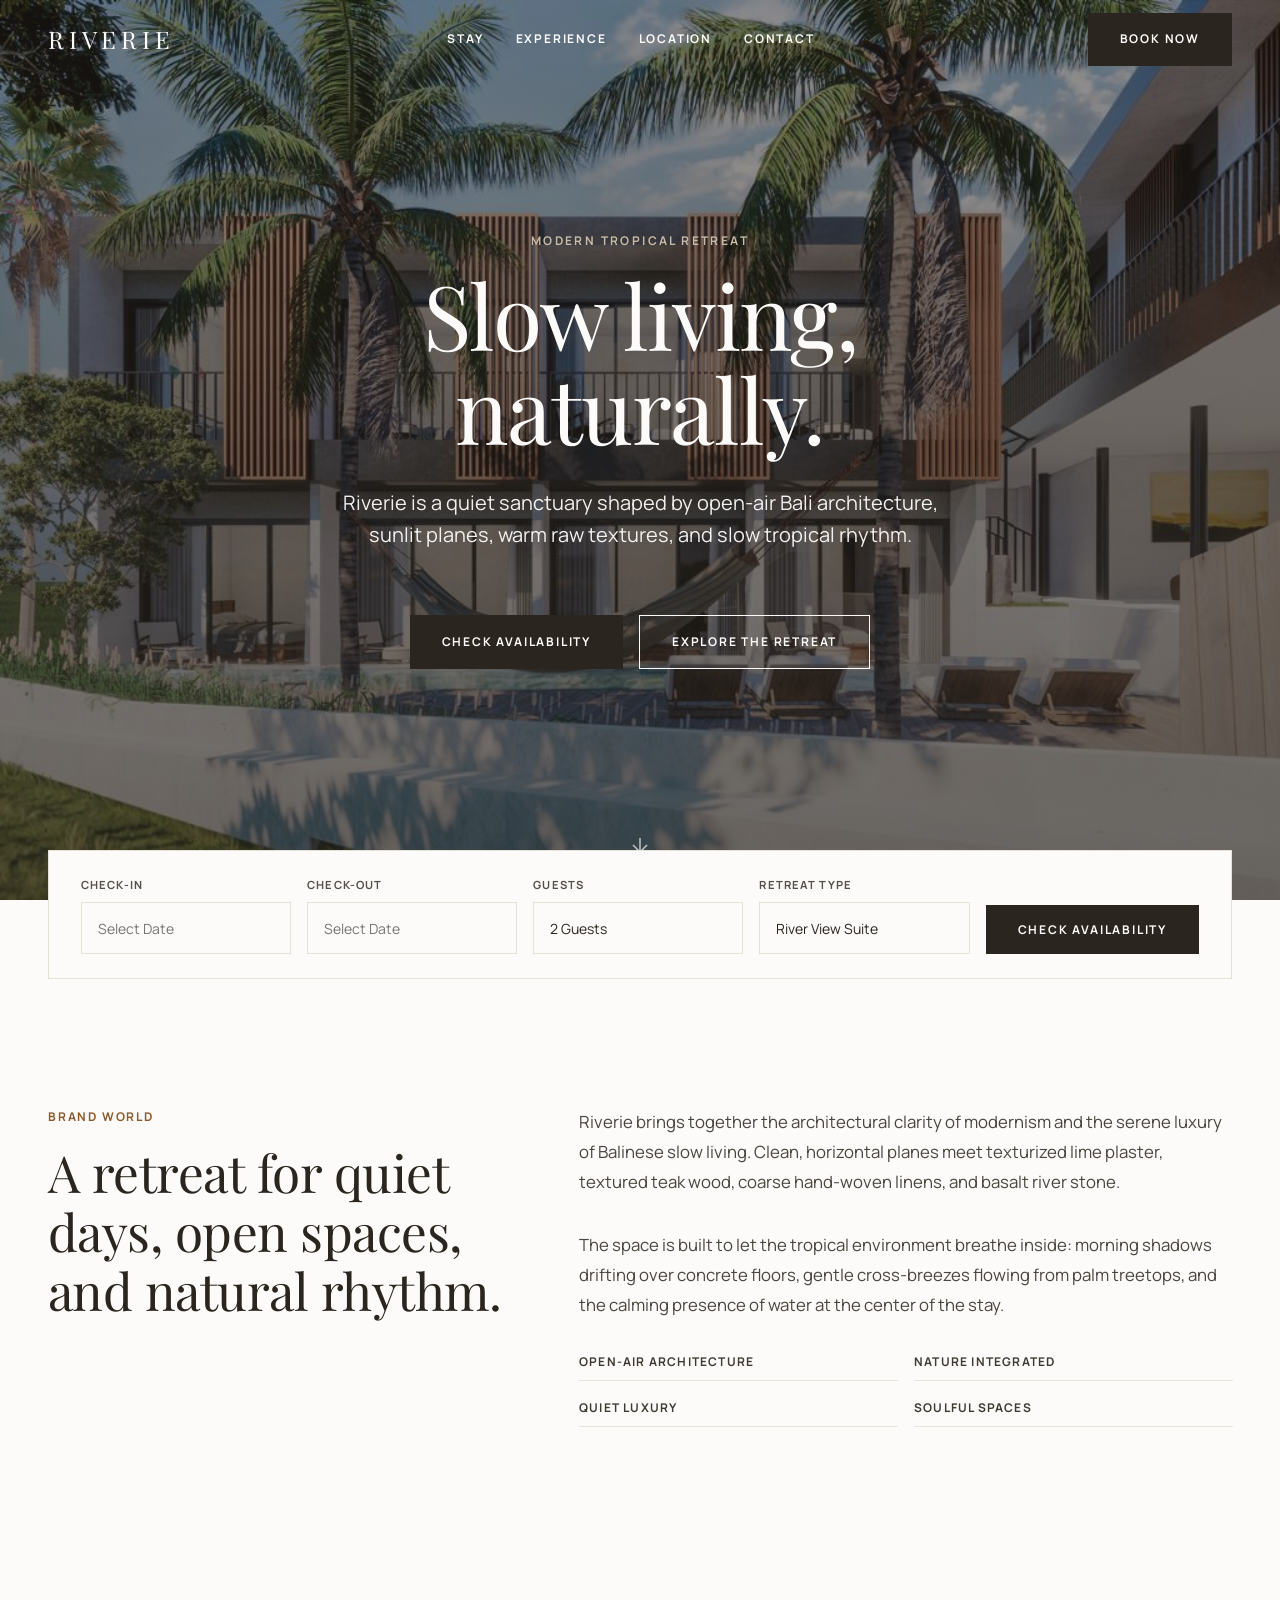
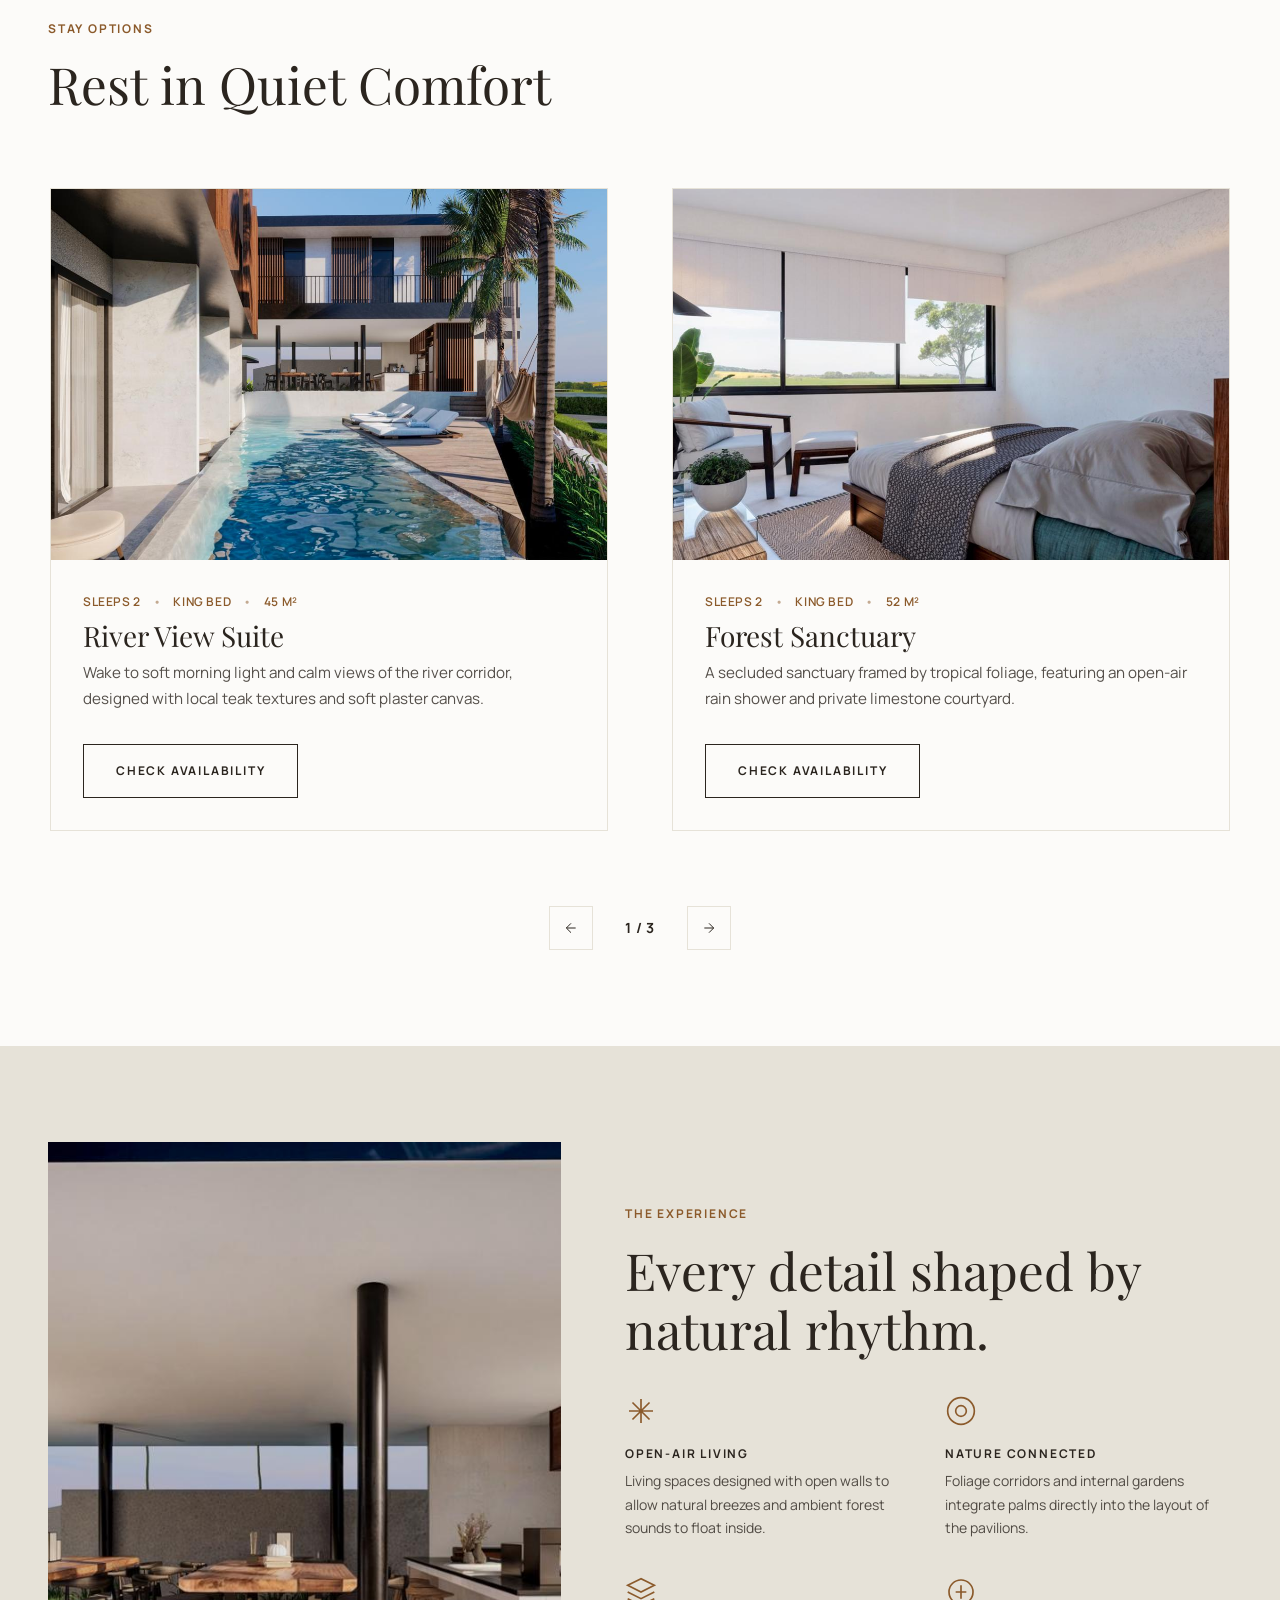
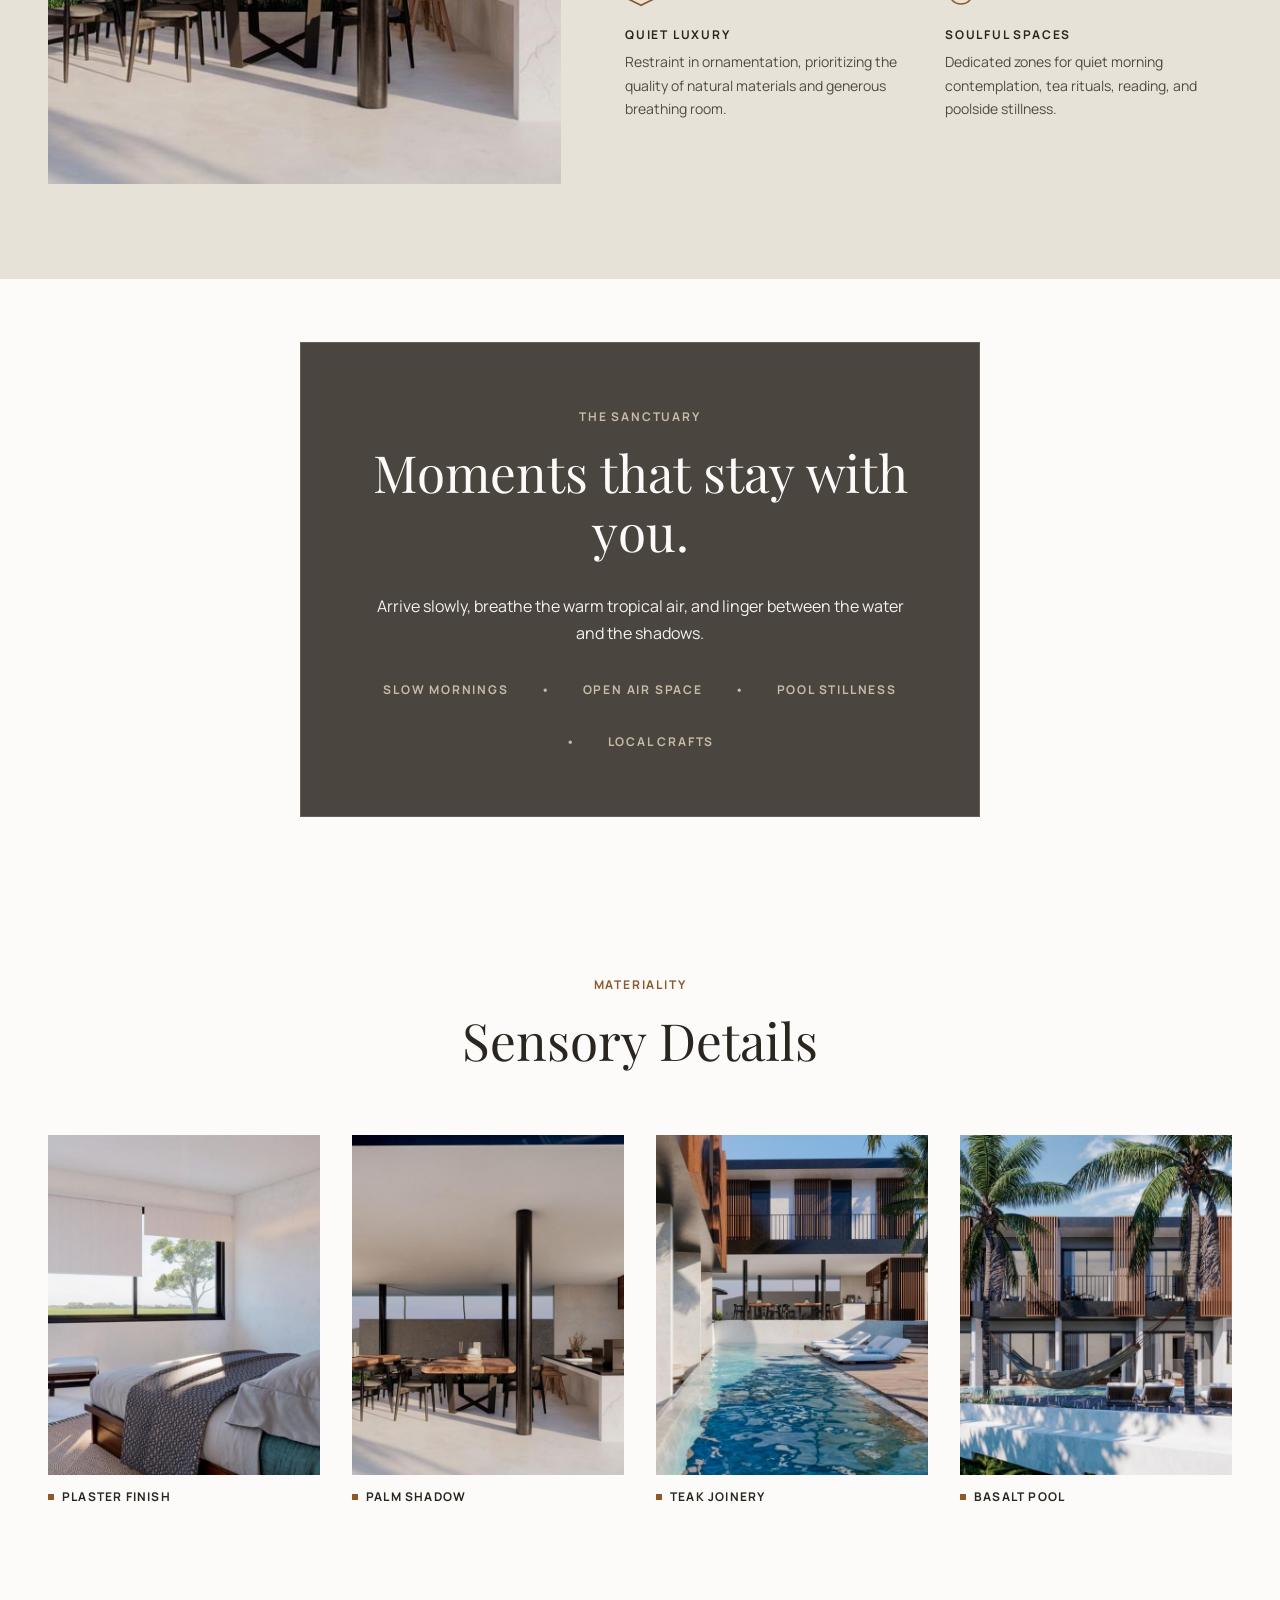
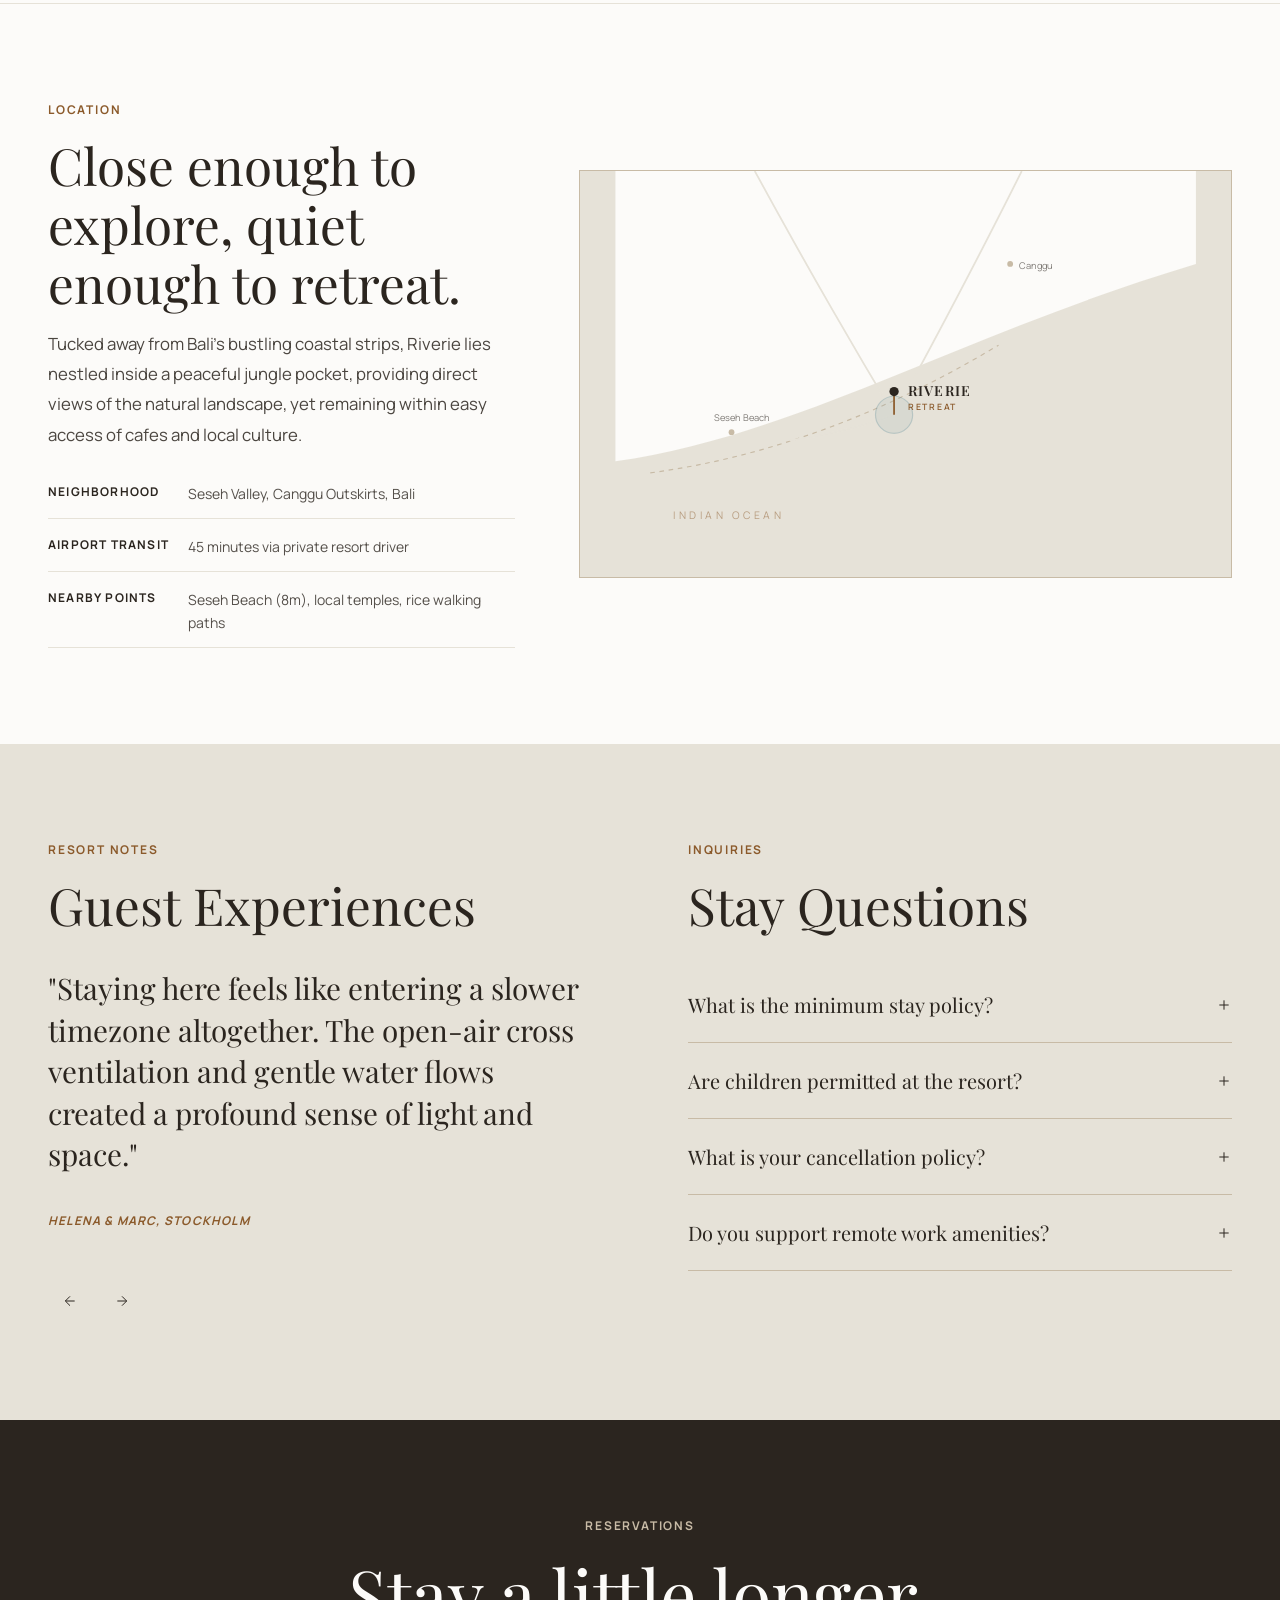
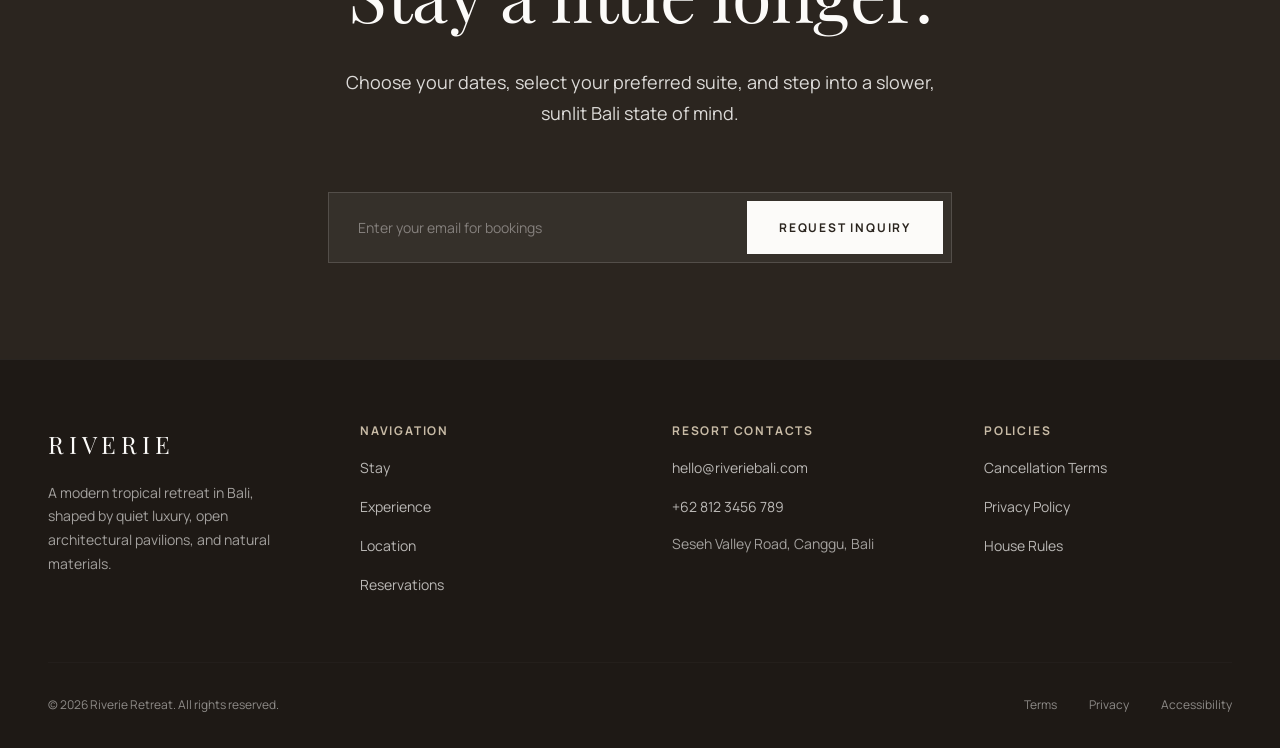
<file: showcase/hotel-resort/riverie/index_old.html>
<!DOCTYPE html>
<html lang="en">
<head>
  <meta charset="UTF-8">
  <meta name="viewport" content="width=device-width, initial-scale=1.0">
  <title>Riverie — Modern Tropical Retreat in Bali</title>
  <meta name="description" content="Riverie is a modern tropical retreat in Bali with open-air architecture, quiet rooms, natural textures, poolside spaces, and a slower way to stay.">
  
  <!-- SEO Meta -->
  <meta property="og:title" content="Riverie — Modern Tropical Retreat in Bali">
  <meta property="og:description" content="A quiet tropical retreat shaped by open-air architecture, warm natural textures, and thoughtful spaces in Bali.">
  <meta property="og:type" content="website">
  
  <!-- Fonts -->
  <link rel="preconnect" href="https://fonts.googleapis.com">
  <link rel="preconnect" href="https://fonts.gstatic.com" crossorigin>
  <link href="https://fonts.googleapis.com/css2?family=Manrope:wght@300;400;500;600;700;800&family=Playfair+Display:ital,wght@0,400..900;1,400..900&display=swap" rel="stylesheet">

  <style>
    /* ==========================================================================
       1. DESIGN SYSTEM VARIABLES (DESIGN.md Tokens)
       ========================================================================== */
    :root {
      /* Colors */
      --coconut-white: #FCFBF9;
      --limestone: #E6E2D8;
      --warm-sand: #C8BBA6;
      --teak-brown: #8B5A2B;
      --espresso: #2B251F;
      --palm-green: #2F3E2F;
      --pool-blue: #5C8A97;

      /* Color Roles */
      --color-primary: var(--espresso);
      --color-bg: var(--coconut-white);
      --color-border: var(--limestone);
      --color-text-muted: rgba(43, 37, 31, 0.75);

      /* Typography */
      --font-display: 'Playfair Display', Georgia, serif;
      --font-functional: 'Manrope', system-ui, -apple-system, sans-serif;

      /* Spacing Scale */
      --space-xs: 8px;
      --space-sm: 16px;
      --space-md: 32px;
      --space-lg: 64px;
      --space-xl: 96px;
      --space-xxl: 128px;

      /* Transitions */
      --ease-standard: cubic-bezier(0.16, 1, 0.3, 1);
      --duration-standard: 0.8s;
      --duration-fast: 0.25s;

      /* Layout */
      --max-width: 1440px;
    }

    /* Reset & Base Rules */
    *, *::before, *::after {
      box-sizing: border-box;
      margin: 0;
      padding: 0;
    }

    html {
      scroll-behavior: smooth;
      background-color: var(--coconut-white);
      color: var(--espresso);
      font-family: var(--font-functional);
      font-size: 16px;
      -webkit-font-smoothing: antialiased;
      -moz-osx-font-smoothing: grayscale;
    }

    body {
      overflow-x: hidden;
      line-height: 1.7;
    }

    /* Accessibility Focus States */
    a:focus-visible, 
    button:focus-visible, 
    input:focus-visible, 
    select:focus-visible {
      outline: 2px solid var(--pool-blue);
      outline-offset: 2px;
    }

    /* Base Typography Styles */
    h1, h2, h3, h4 {
      font-family: var(--font-display);
      font-weight: 400;
      line-height: 1.15;
    }

    p {
      max-width: 65ch; /* The Readability Rule */
      font-weight: 400;
      color: var(--color-primary);
      opacity: 0.85;
    }

    img {
      max-width: 100%;
      height: auto;
      display: block;
      object-fit: cover;
    }

    /* ==========================================================================
       2. REUSABLE ATOMICS & UTILITIES
       ========================================================================== */
    .container {
      max-width: var(--max-width);
      margin: 0 auto;
      padding-left: 20px;
      padding-right: 20px;
    }

    @media (min-width: 768px) {
      .container {
        padding-left: 32px;
        padding-right: 32px;
      }
    }

    @media (min-width: 1024px) {
      .container {
        padding-left: 48px;
        padding-right: 48px;
      }
    }

    /* Section Spacing */
    .section-pad {
      padding-top: var(--space-lg);
      padding-bottom: var(--space-lg);
    }

    @media (min-width: 1024px) {
      .section-pad {
        padding-top: var(--space-xl);
        padding-bottom: var(--space-xl);
      }
    }

    /* Buttons (Strictly 0px border-radius, no shadows) */
    .btn {
      display: inline-flex;
      align-items: center;
      justify-content: center;
      font-family: var(--font-functional);
      font-size: 0.75rem; /* 12px label style */
      font-weight: 700;
      text-transform: uppercase;
      letter-spacing: 0.15em;
      border-radius: 0px;
      padding: 16px 32px;
      cursor: pointer;
      text-decoration: none;
      transition: background-color var(--duration-fast) var(--ease-standard), 
                  color var(--duration-fast) var(--ease-standard), 
                  border-color var(--duration-fast) var(--ease-standard);
      border: none;
    }

    .btn-primary {
      background-color: var(--espresso);
      color: var(--coconut-white);
    }

    .btn-primary:hover {
      background-color: var(--teak-brown);
    }

    .btn-secondary {
      background-color: transparent;
      color: var(--espresso);
      border: 1px solid var(--espresso);
    }

    .btn-secondary:hover {
      background-color: var(--espresso);
      color: var(--coconut-white);
    }

    /* Kickers / Labels */
    .label-kicker {
      font-family: var(--font-functional);
      font-size: 0.75rem;
      font-weight: 700;
      text-transform: uppercase;
      letter-spacing: 0.15em;
      color: var(--teak-brown);
      margin-bottom: var(--space-sm);
      display: block;
    }

    /* ==========================================================================
       3. ANIMATION SYSTEM (Scroll Reveal & Micro-interactions)
       ========================================================================== */
    .reveal {
      opacity: 0;
      transform: translateY(35px);
      transition: opacity var(--duration-standard) var(--ease-standard),
                  transform var(--duration-standard) var(--ease-standard);
      will-change: transform, opacity;
    }

    .reveal-active {
      opacity: 1;
      transform: translateY(0);
    }

    /* Staggered Delay Helpers */
    .delay-100 { transition-delay: 100ms; }
    .delay-200 { transition-delay: 200ms; }
    .delay-300 { transition-delay: 300ms; }
    .delay-400 { transition-delay: 400ms; }

    /* Custom Image Reveal (Clipping Slide) */
    .img-reveal-container {
      position: relative;
      overflow: hidden;
    }

    .img-reveal-container img {
      transform: scale(1.1);
      transition: transform 1.5s var(--ease-standard);
    }

    .img-reveal-container.reveal-active img {
      transform: scale(1);
    }

    /* ==========================================================================
       4. HEADER NAVIGATION
       ========================================================================== */
    .header {
      position: fixed;
      top: 0;
      left: 0;
      width: 100%;
      height: 80px;
      z-index: 1000;
      transition: background-color var(--duration-fast) var(--ease-standard),
                  border-color var(--duration-fast) var(--ease-standard);
      border-bottom: 1px solid transparent;
      display: flex;
      align-items: center;
    }

    .header-scrolled {
      background-color: var(--coconut-white);
      border-bottom: 1px solid var(--limestone);
    }

    .header-container {
      width: 100%;
      display: flex;
      align-items: center;
      justify-content: space-between;
    }

    .logo {
      font-family: var(--font-display);
      font-size: 1.5rem;
      font-weight: 400;
      text-transform: uppercase;
      letter-spacing: 0.2em;
      color: var(--coconut-white);
      text-decoration: none;
      transition: color var(--duration-fast) var(--ease-standard);
    }

    .header-scrolled .logo {
      color: var(--espresso);
    }

    .nav-links {
      display: none;
      align-items: center;
      gap: var(--space-md);
    }

    @media (min-width: 900px) {
      .nav-links {
        display: flex;
      }
    }

    .nav-item {
      font-family: var(--font-functional);
      font-size: 0.75rem;
      font-weight: 700;
      text-transform: uppercase;
      letter-spacing: 0.15em;
      color: var(--coconut-white);
      text-decoration: none;
      transition: color var(--duration-fast) var(--ease-standard);
      padding: 8px 0;
      position: relative;
    }

    .header-scrolled .nav-item {
      color: var(--espresso);
    }

    .nav-item::after {
      content: '';
      position: absolute;
      bottom: 0;
      left: 0;
      width: 100%;
      height: 1px;
      background-color: var(--teak-brown);
      transform: scaleX(0);
      transform-origin: right;
      transition: transform var(--duration-fast) var(--ease-standard);
    }

    .nav-item:hover::after {
      transform: scaleX(1);
      transform-origin: left;
    }

    .nav-item:hover {
      color: var(--teak-brown);
    }

    .header-scrolled .nav-item:hover {
      color: var(--teak-brown);
    }

    .header-cta {
      display: none;
    }

    @media (min-width: 600px) {
      .header-cta {
        display: block;
      }
    }

    /* Mobile Menu Toggle Button */
    .menu-toggle {
      display: flex;
      flex-direction: column;
      justify-content: space-between;
      width: 24px;
      height: 16px;
      background: none;
      border: none;
      cursor: pointer;
      z-index: 1100;
    }

    @media (min-width: 900px) {
      .menu-toggle {
        display: none;
      }
    }

    .menu-bar {
      width: 100%;
      height: 1.5px;
      background-color: var(--coconut-white);
      transition: transform var(--duration-fast) var(--ease-standard),
                  background-color var(--duration-fast) var(--ease-standard);
    }

    .header-scrolled .menu-bar {
      background-color: var(--espresso);
    }

    .menu-toggle.active .menu-bar:nth-child(1) {
      transform: translateY(7px) rotate(45deg);
      background-color: var(--espresso);
    }

    .menu-toggle.active .menu-bar:nth-child(2) {
      opacity: 0;
    }

    .menu-toggle.active .menu-bar:nth-child(3) {
      transform: translateY(-7px) rotate(-45deg);
      background-color: var(--espresso);
    }

    /* Mobile Fullscreen Overlay */
    .mobile-nav-overlay {
      position: fixed;
      top: 0;
      left: 0;
      width: 100%;
      height: 100%;
      background-color: var(--coconut-white);
      z-index: 1050;
      display: flex;
      flex-direction: column;
      justify-content: center;
      padding: var(--space-lg);
      transform: translateY(-100%);
      transition: transform var(--duration-standard) var(--ease-standard);
    }

    .mobile-nav-overlay.active {
      transform: translateY(0);
    }

    .mobile-nav-links {
      display: flex;
      flex-direction: column;
      gap: var(--space-md);
      margin-bottom: var(--space-lg);
    }

    .mobile-nav-item {
      font-family: var(--font-display);
      font-size: 2.25rem;
      color: var(--espresso);
      text-decoration: none;
      transition: color var(--duration-fast) var(--ease-standard),
                  transform var(--duration-fast) var(--ease-standard);
    }

    .mobile-nav-item:hover {
      color: var(--teak-brown);
      transform: translateX(10px);
    }

    /* ==========================================================================
       5. HERO SECTION
       ========================================================================== */
    .hero {
      height: 100vh;
      width: 100%;
      position: relative;
      background-image: linear-gradient(rgba(43, 37, 31, 0.45), rgba(43, 37, 31, 0.7)), url('WhatsApp Image 2026-06-02 at 11.29.40 AM.jpeg');
      background-size: cover;
      background-position: center;
      display: flex;
      align-items: center;
      justify-content: center;
      color: var(--coconut-white);
      text-align: center;
      padding: 0 20px;
    }

    .hero-content {
      max-width: 800px;
      z-index: 10;
    }

    .hero-kicker {
      font-family: var(--font-functional);
      font-size: 0.75rem;
      font-weight: 700;
      text-transform: uppercase;
      letter-spacing: 0.2em;
      margin-bottom: var(--space-sm);
      display: block;
      color: var(--warm-sand);
    }

    .hero-title {
      font-size: clamp(2.5rem, 7vw, 5.75rem); /* DESIGN.md Hero size */
      line-height: 1.05;
      letter-spacing: -0.015em;
      margin-bottom: var(--space-md);
      animation: heroTitleFade 1.2s var(--ease-standard) forwards;
      opacity: 0;
      transform: translateY(40px);
    }

    @keyframes heroTitleFade {
      to {
        opacity: 1;
        transform: translateY(0);
      }
    }

    .hero-desc {
      font-family: var(--font-functional);
      font-size: clamp(1rem, 2.5vw, 1.25rem);
      line-height: 1.6;
      max-width: 600px;
      margin: 0 auto var(--space-lg);
      color: var(--coconut-white) !important; /* Accessibility Color Fix */
      opacity: 0.95;
    }

    .hero-buttons {
      display: flex;
      gap: var(--space-sm);
      justify-content: center;
      flex-wrap: wrap;
    }

    .hero-buttons .btn-secondary {
      color: var(--coconut-white);
      border-color: var(--coconut-white);
    }

    .hero-buttons .btn-secondary:hover {
      background-color: var(--coconut-white);
      color: var(--espresso);
    }

    .scroll-arrow {
      position: absolute;
      bottom: 40px;
      left: 50%;
      transform: translateX(-50%);
      cursor: pointer;
      animation: floatArrow 2s infinite ease-in-out;
      opacity: 0.7;
      transition: opacity var(--duration-fast) var(--ease-standard);
      background: none;
      border: none;
    }

    .scroll-arrow:hover {
      opacity: 1;
    }

    .scroll-arrow svg {
      width: 24px;
      height: 24px;
      fill: none;
      stroke: var(--coconut-white);
      stroke-width: 1.5;
    }

    @keyframes floatArrow {
      0%, 100% { transform: translate(-50%, 0); }
      50% { transform: translate(-50%, 10px); }
    }

    /* ==========================================================================
       6. BOOKING BAR (Horizontal desktop, stacked mobile)
       ========================================================================== */
    .booking-wrapper {
      position: relative;
      margin-top: -50px;
      z-index: 50;
      padding-bottom: var(--space-md);
    }

    .booking-bar {
      background-color: var(--coconut-white);
      border: 1px solid var(--limestone);
      border-radius: 0px;
      padding: var(--space-md);
      display: grid;
      grid-template-columns: 1fr;
      gap: var(--space-sm);
    }

    @media (min-width: 768px) {
      .booking-bar {
        grid-template-columns: repeat(4, 1fr) auto;
        align-items: end;
        padding: 24px 32px;
      }
    }

    .booking-field {
      display: flex;
      flex-direction: column;
      gap: var(--space-xs);
      text-align: left;
      position: relative;
    }

    .booking-label {
      font-family: var(--font-functional);
      font-size: 0.7rem;
      font-weight: 700;
      text-transform: uppercase;
      letter-spacing: 0.1em;
      color: var(--espresso);
      opacity: 0.8;
    }

    .booking-input-wrapper {
      border: 1px solid var(--limestone);
      background-color: var(--coconut-white);
      height: 52px;
      display: flex;
      align-items: center;
      padding: 0 var(--space-sm);
      cursor: pointer;
      transition: border-color var(--duration-fast) var(--ease-standard);
    }

    .booking-input-wrapper:hover {
      border-color: var(--warm-sand);
    }

    .booking-input-wrapper input,
    .booking-input-wrapper select {
      border: none;
      background: transparent;
      width: 100%;
      height: 100%;
      font-family: var(--font-functional);
      font-size: 0.875rem;
      color: var(--espresso);
      outline: none;
      cursor: pointer;
      appearance: none;
    }

    /* Custom Date Picker Modal */
    .custom-datepicker {
      position: absolute;
      top: calc(100% + 8px);
      left: 0;
      background-color: var(--coconut-white);
      border: 1px solid var(--limestone);
      width: 320px;
      padding: var(--space-sm);
      z-index: 200;
      display: none;
      user-select: none;
    }

    .datepicker-header {
      display: flex;
      justify-content: space-between;
      align-items: center;
      margin-bottom: var(--space-sm);
    }

    .datepicker-month-title {
      font-family: var(--font-functional);
      font-size: 0.875rem;
      font-weight: 700;
      text-transform: uppercase;
      letter-spacing: 0.05em;
    }

    .datepicker-nav-btn {
      background: none;
      border: none;
      cursor: pointer;
      padding: 4px;
    }

    .datepicker-nav-btn svg {
      width: 16px;
      height: 16px;
      stroke: var(--espresso);
      stroke-width: 1.5;
      fill: none;
    }

    .datepicker-weekdays {
      display: grid;
      grid-template-columns: repeat(7, 1fr);
      text-align: center;
      font-size: 0.7rem;
      font-weight: 700;
      opacity: 0.5;
      margin-bottom: 8px;
    }

    .datepicker-days {
      display: grid;
      grid-template-columns: repeat(7, 1fr);
      gap: 4px;
      text-align: center;
    }

    .datepicker-day {
      font-family: var(--font-functional);
      font-size: 0.75rem;
      padding: 8px 0;
      cursor: pointer;
      transition: background-color var(--duration-fast) var(--ease-standard),
                  color var(--duration-fast) var(--ease-standard);
    }

    .datepicker-day:hover:not(.empty) {
      background-color: var(--limestone);
    }

    .datepicker-day.selected {
      background-color: var(--pool-blue);
      color: var(--coconut-white);
    }

    .datepicker-day.in-range {
      background-color: rgba(92, 138, 151, 0.15);
      color: var(--espresso);
    }

    .datepicker-day.empty {
      cursor: default;
    }

    .datepicker-day.disabled {
      opacity: 0.3;
      cursor: not-allowed;
      text-decoration: line-through;
    }

    /* ==========================================================================
       7. BRAND INTRODUCTION SECTION
       ========================================================================== */
    .brand-intro-grid {
      display: grid;
      grid-template-columns: 1fr;
      gap: var(--space-md);
      text-align: left;
    }

    @media (min-width: 900px) {
      .brand-intro-grid {
        grid-template-columns: 5fr 7fr;
        gap: var(--space-lg);
      }
    }

    .brand-intro-title {
      font-size: clamp(1.9rem, 4vw, 3.25rem); /* DESIGN.md Headline size */
      line-height: 1.15;
      letter-spacing: -0.01em;
      margin-bottom: var(--space-sm);
    }

    .brand-intro-text p {
      font-size: 1.05rem;
      line-height: 1.8;
      margin-bottom: var(--space-md);
    }

    .brand-badge-grid {
      display: grid;
      grid-template-columns: repeat(2, 1fr);
      gap: var(--space-sm);
      margin-top: var(--space-md);
    }

    .brand-badge-item {
      font-family: var(--font-functional);
      font-size: 0.75rem;
      font-weight: 700;
      letter-spacing: 0.1em;
      text-transform: uppercase;
      border-bottom: 1px solid var(--limestone);
      padding-bottom: var(--space-xs);
      color: var(--espresso);
      opacity: 0.9;
    }

    /* ==========================================================================
       8. STAY PREVIEW SECTION (Our Rooms - Dynamic Sliding Carousel)
       ========================================================================== */
    .stay-header {
      display: flex;
      justify-content: space-between;
      align-items: flex-end;
      margin-bottom: var(--space-lg);
    }

    .stay-slider-container {
      overflow: hidden;
      width: 100%;
      padding: 10px 2px;
    }

    .stay-track {
      display: flex;
      gap: var(--space-md);
      transition: transform 0.6s var(--ease-standard);
      will-change: transform;
    }

    .room-card {
      flex: 0 0 100%; /* Mobile: 1 card visible */
      background-color: var(--coconut-white);
      border: 1px solid var(--limestone);
      border-radius: 0px;
      display: flex;
      flex-direction: column;
      transition: border-color var(--duration-fast) var(--ease-standard);
      text-align: left;
    }

    .room-card:hover {
      border-color: var(--warm-sand);
    }

    @media (min-width: 900px) {
      .stay-track {
        gap: var(--space-lg);
      }
      .room-card {
        flex: 0 0 calc(50% - var(--space-lg) / 2); /* Desktop: 2 cards visible */
      }
    }

    .room-img-wrapper {
      position: relative;
      aspect-ratio: 3/2;
      overflow: hidden;
    }

    .room-img-wrapper img {
      width: 100%;
      height: 100%;
      transition: transform 1s var(--ease-standard);
    }

    .room-card:hover .room-img-wrapper img {
      transform: scale(1.05);
    }

    .room-details {
      padding: var(--space-md);
      display: flex;
      flex-direction: column;
      gap: var(--space-xs);
    }

    .room-title {
      font-family: var(--font-display);
      font-size: 1.75rem;
      color: var(--espresso);
    }

    .room-spec {
      font-family: var(--font-functional);
      font-size: 0.75rem;
      font-weight: 600;
      text-transform: uppercase;
      letter-spacing: 0.05em;
      color: var(--teak-brown);
      display: flex;
      gap: 12px;
    }

    .room-spec span:not(:last-child)::after {
      content: '•';
      margin-left: 12px;
      opacity: 0.5;
    }

    .room-desc {
      font-size: 0.95rem;
      color: var(--espresso);
      opacity: 0.8;
      margin-bottom: var(--space-sm);
    }

    .room-card .btn-secondary {
      align-self: flex-start;
      margin-top: var(--space-xs);
    }

    /* Slider / Pagination Control */
    .slider-controls {
      display: flex;
      align-items: center;
      justify-content: center;
      gap: var(--space-md);
      margin-top: var(--space-lg);
    }

    .slider-number {
      font-family: var(--font-functional);
      font-size: 0.875rem;
      font-weight: 700;
      letter-spacing: 0.05em;
    }

    .slider-arrow-btn {
      background: none;
      border: 1px solid var(--limestone);
      width: 44px;
      height: 44px;
      display: flex;
      align-items: center;
      justify-content: center;
      cursor: pointer;
      transition: background-color var(--duration-fast) var(--ease-standard),
                  border-color var(--duration-fast) var(--ease-standard);
    }

    .slider-arrow-btn:hover {
      background-color: var(--limestone);
      border-color: var(--warm-sand);
    }

    .slider-arrow-btn svg {
      width: 16px;
      height: 16px;
      stroke: var(--espresso);
      stroke-width: 1.5;
      fill: none;
    }

    /* ==========================================================================
       9. EXPERIENCE HIGHLIGHTS & FEATURES
       ========================================================================== */
    .experience-bg-section {
      background-color: var(--limestone);
    }

    .experience-grid {
      display: grid;
      grid-template-columns: 1fr;
      gap: var(--space-md);
      align-items: center;
    }

    @media (min-width: 1024px) {
      .experience-grid {
        grid-template-columns: 5.5fr 6.5fr;
        gap: var(--space-lg);
      }
    }

    .experience-img-block {
      aspect-ratio: 4/5;
      overflow: hidden;
      border-radius: 0px;
    }

    .experience-img-block img {
      width: 100%;
      height: 100%;
      object-position: center center;
    }

    .features-list {
      display: grid;
      grid-template-columns: 1fr;
      gap: var(--space-md);
      text-align: left;
    }

    @media (min-width: 600px) {
      .features-list {
        grid-template-columns: repeat(2, 1fr);
      }
    }

    .feature-item {
      display: flex;
      flex-direction: column;
      gap: var(--space-xs);
    }

    .feature-icon-wrapper {
      width: 40px;
      height: 40px;
      display: flex;
      align-items: center;
      justify-content: flex-start;
      margin-bottom: 8px;
    }

    .feature-icon-wrapper svg {
      stroke: var(--teak-brown);
      stroke-width: 1.25;
      fill: none;
      width: 32px;
      height: 32px;
    }

    .feature-title {
      font-family: var(--font-functional);
      font-size: 0.75rem;
      font-weight: 700;
      text-transform: uppercase;
      letter-spacing: 0.15em;
      color: var(--espresso);
    }

    .feature-desc {
      font-size: 0.875rem;
      color: var(--espresso);
      opacity: 0.8;
    }

    /* ==========================================================================
       10. SIGNATURE PARALLAX MOMENT
       ========================================================================== */
    .signature-parallax {
      height: 600px;
      width: 100%;
      position: relative;
      background-image: linear-gradient(rgba(43, 37, 31, 0.45), rgba(43, 37, 31, 0.55)), url('signature_bg.png');
      background-attachment: fixed;
      background-size: cover;
      background-position: center;
      display: flex;
      align-items: center;
      justify-content: center;
      color: var(--coconut-white);
      text-align: center;
      padding: var(--space-md);
    }

    /* Fallback override for viewports that struggle with parallax scrolling */
    @media (max-width: 1024px) {
      .signature-parallax {
        background-attachment: scroll;
      }
    }

    .signature-card {
      background-color: rgba(43, 37, 31, 0.85);
      border: 1px solid rgba(252, 251, 249, 0.15);
      padding: var(--space-lg);
      max-width: 680px;
      backdrop-filter: blur(10px);
      text-align: center;
    }

    .signature-title {
      font-size: clamp(1.9rem, 4vw, 3.25rem);
      margin-bottom: var(--space-md);
    }

    .signature-list {
      display: flex;
      justify-content: center;
      flex-wrap: wrap;
      gap: var(--space-md);
      margin-top: var(--space-md);
    }

    .signature-ritual {
      font-family: var(--font-functional);
      font-size: 0.75rem;
      font-weight: 700;
      text-transform: uppercase;
      letter-spacing: 0.15em;
      color: var(--warm-sand);
    }

    /* ==========================================================================
       11. MATERIALITY & DETAILS SECTION (Corrected Image Placements)
       ========================================================================== */
    .materiality-grid {
      display: grid;
      grid-template-columns: repeat(2, 1fr);
      gap: var(--space-sm);
      margin-top: var(--space-md);
    }

    @media (min-width: 768px) {
      .materiality-grid {
        grid-template-columns: repeat(4, 1fr);
        gap: var(--space-md);
      }
    }

    .material-item {
      display: flex;
      flex-direction: column;
      gap: 12px;
      text-align: left;
    }

    .material-img-box {
      aspect-ratio: 4/5;
      overflow: hidden;
      background-color: var(--limestone);
    }

    .material-img-box img {
      width: 100%;
      height: 100%;
      transition: transform 1s var(--ease-standard);
    }

    .material-item:hover .material-img-box img {
      transform: scale(1.05);
    }

    .material-label {
      font-family: var(--font-functional);
      font-size: 0.75rem;
      font-weight: 700;
      text-transform: uppercase;
      letter-spacing: 0.1em;
      color: var(--espresso);
      display: flex;
      align-items: center;
      gap: 8px;
    }

    .material-label::before {
      content: '';
      width: 6px;
      height: 6px;
      background-color: var(--teak-brown);
      display: inline-block;
    }

    /* ==========================================================================
       12. LOCATION CONTEXT (Minimalistic Styled Map)
       ========================================================================== */
    .location-grid {
      display: grid;
      grid-template-columns: 1fr;
      gap: var(--space-lg);
      align-items: center;
    }

    @media (min-width: 900px) {
      .location-grid {
        grid-template-columns: 5fr 7fr;
      }
    }

    .location-info {
      text-align: left;
    }

    .location-info-p {
      font-size: 1.05rem;
      line-height: 1.8;
      margin-bottom: var(--space-md);
    }

    .location-details {
      display: flex;
      flex-direction: column;
      gap: var(--space-sm);
      margin-top: var(--space-md);
    }

    .location-detail-row {
      display: flex;
      border-bottom: 1px solid var(--limestone);
      padding-bottom: 12px;
    }

    .location-detail-title {
      font-family: var(--font-functional);
      font-size: 0.75rem;
      font-weight: 700;
      text-transform: uppercase;
      letter-spacing: 0.1em;
      width: 140px;
      flex-shrink: 0;
    }

    .location-detail-desc {
      font-size: 0.875rem;
      opacity: 0.8;
    }

    .map-container {
      background-color: var(--limestone);
      border: 1px solid var(--warm-sand);
      aspect-ratio: 16/10;
      display: flex;
      align-items: center;
      justify-content: center;
      position: relative;
      overflow: hidden;
    }

    .map-svg {
      width: 100%;
      height: 100%;
    }

    /* ==========================================================================
       13. GUEST REVIEWS & ACCORDION SYSTEM (Overlapping Text Fixed)
       ========================================================================== */
    .reviews-accordion-bg {
      background-color: var(--limestone);
    }

    .rev-acc-grid {
      display: grid;
      grid-template-columns: 1fr;
      gap: var(--space-lg);
    }

    @media (min-width: 900px) {
      .rev-acc-grid {
        grid-template-columns: repeat(2, 1fr);
        gap: var(--space-xl);
      }
    }

    .review-showcase {
      text-align: left;
      display: flex;
      flex-direction: column;
      justify-content: center;
    }

    .review-slider {
      position: relative;
      height: 280px;
      overflow: hidden;
    }

    .review-slide {
      position: absolute;
      top: 0;
      left: 0;
      width: 100%;
      opacity: 0;
      visibility: hidden; /* Added visibility toggling for clean overlap fix */
      transform: translateY(20px);
      transition: opacity 0.6s var(--ease-standard),
                  transform 0.6s var(--ease-standard),
                  visibility 0.6s var(--ease-standard);
      pointer-events: none;
    }

    .review-slide.active {
      opacity: 1;
      visibility: visible;
      transform: translateY(0);
      pointer-events: auto;
    }

    .review-quote {
      font-family: var(--font-display);
      font-size: clamp(1.25rem, 3vw, 1.85rem);
      line-height: 1.4;
      color: var(--espresso);
      margin-bottom: var(--space-md);
    }

    .review-author {
      font-family: var(--font-functional);
      font-size: 0.75rem;
      font-weight: 700;
      text-transform: uppercase;
      letter-spacing: 0.1em;
      color: var(--teak-brown);
    }

    .review-slider-controls {
      display: flex;
      gap: var(--space-xs);
      margin-top: var(--space-md);
    }

    /* FAQ Accordion */
    .faq-wrapper {
      text-align: left;
    }

    .faq-item {
      border-bottom: 1px solid var(--warm-sand);
      padding: var(--space-sm) 0;
    }

    .faq-trigger {
      width: 100%;
      background: none;
      border: none;
      display: flex;
      justify-content: space-between;
      align-items: center;
      cursor: pointer;
      font-family: var(--font-display);
      font-size: 1.25rem;
      color: var(--espresso);
      text-align: left;
      padding: 8px 0;
    }

    .faq-icon {
      width: 16px;
      height: 16px;
      stroke: var(--espresso);
      stroke-width: 1.5;
      fill: none;
      transition: transform var(--duration-fast) var(--ease-standard);
    }

    .faq-item.active .faq-icon {
      transform: rotate(45deg);
    }

    .faq-content {
      max-height: 0;
      overflow: hidden;
      transition: max-height 0.4s var(--ease-standard);
    }

    .faq-content p {
      font-size: 0.95rem;
      opacity: 0.8;
      padding-top: var(--space-xs);
      padding-bottom: var(--space-sm);
    }

    /* ==========================================================================
       14. FINAL CALL TO ACTION (Drenched Espresso backdrop)
       ========================================================================== */
    .final-cta {
      background-color: var(--espresso);
      color: var(--coconut-white);
      text-align: center;
    }

    .final-cta-content {
      max-width: 720px;
      margin: 0 auto;
    }

    .final-cta-title {
      font-size: clamp(2.5rem, 6vw, 4.5rem);
      margin-bottom: var(--space-md);
      color: var(--coconut-white);
    }

    .final-cta-desc {
      font-family: var(--font-functional);
      font-size: 1.125rem;
      opacity: 0.85;
      margin: 0 auto var(--space-lg);
      color: var(--coconut-white);
    }

    /* Form Fields for Final Booking */
    .cta-form-strip {
      background-color: rgba(252, 251, 249, 0.05);
      border: 1px solid rgba(252, 251, 249, 0.15);
      padding: 8px;
      display: flex;
      flex-direction: column;
      gap: 8px;
    }

    @media (min-width: 600px) {
      .cta-form-strip {
        flex-direction: row;
        border-radius: 0px;
      }
    }

    .cta-form-strip input {
      background: transparent;
      border: 1px solid transparent;
      padding: 16px 20px;
      flex-grow: 1;
      font-family: var(--font-functional);
      font-size: 0.875rem;
      color: var(--coconut-white);
      outline: none;
    }

    .cta-form-strip input::placeholder {
      color: rgba(252, 251, 249, 0.4);
    }

    .cta-form-strip .btn-primary {
      background-color: var(--coconut-white);
      color: var(--espresso);
    }

    .cta-form-strip .btn-primary:hover {
      background-color: var(--teak-brown);
      color: var(--coconut-white);
    }

    /* ==========================================================================
       15. FOOTER
       ========================================================================== */
    .footer {
      background-color: #1e1915; /* Tinted deep neutral */
      border-top: 1px solid rgba(252, 251, 249, 0.05);
      color: var(--coconut-white);
      padding-top: var(--space-lg);
      padding-bottom: var(--space-md);
    }

    .footer-grid {
      display: grid;
      grid-template-columns: 1fr;
      gap: var(--space-lg);
      text-align: left;
    }

    @media (min-width: 768px) {
      .footer-grid {
        grid-template-columns: repeat(4, 1fr);
      }
    }

    .footer-brand {
      display: flex;
      flex-direction: column;
      gap: var(--space-sm);
    }

    .footer-logo {
      font-family: var(--font-display);
      font-size: 1.5rem;
      text-transform: uppercase;
      letter-spacing: 0.2em;
      color: var(--coconut-white);
      text-decoration: none;
    }

    .footer-desc {
      font-size: 0.875rem;
      opacity: 0.6;
      color: var(--coconut-white);
    }

    .footer-col-title {
      font-family: var(--font-functional);
      font-size: 0.75rem;
      font-weight: 700;
      text-transform: uppercase;
      letter-spacing: 0.15em;
      color: var(--warm-sand);
      margin-bottom: var(--space-sm);
    }

    .footer-links {
      display: flex;
      flex-direction: column;
      gap: 12px;
      list-style: none;
    }

    .footer-link {
      font-family: var(--font-functional);
      font-size: 0.875rem;
      color: var(--coconut-white);
      text-decoration: none;
      opacity: 0.7;
      transition: opacity var(--duration-fast) var(--ease-standard),
                  color var(--duration-fast) var(--ease-standard);
    }

    .footer-link:hover {
      opacity: 1;
      color: var(--teak-brown);
    }

    .footer-col-title {
      font-family: var(--font-functional);
      font-size: 0.75rem;
      font-weight: 700;
      text-transform: uppercase;
      letter-spacing: 0.15em;
      color: var(--warm-sand);
      margin-bottom: var(--space-sm);
    }

    .footer-bottom {
      border-top: 1px solid rgba(252, 251, 249, 0.05);
      margin-top: var(--space-lg);
      padding-top: var(--space-md);
      display: flex;
      flex-direction: column;
      justify-content: space-between;
      gap: var(--space-sm);
      font-size: 0.75rem;
      opacity: 0.5;
    }

    @media (min-width: 768px) {
      .footer-bottom {
        flex-direction: row;
      }
    }

    .footer-legal-links {
      display: flex;
      gap: var(--space-md);
    }

    .footer-legal-link {
      color: var(--coconut-white);
      text-decoration: none;
    }

    .footer-legal-link:hover {
      text-decoration: underline;
    }
  </style>
</head>
<body>

  <!-- MOBILE NAVIGATION OVERLAY -->
  <div class="mobile-nav-overlay" id="mobileNav">
    <nav class="mobile-nav-links">
      <a href="#stay" class="mobile-nav-item">Stay</a>
      <a href="#experience" class="mobile-nav-item">Experience</a>
      <a href="#location" class="mobile-nav-item">Location</a>
      <a href="#contact" class="mobile-nav-item">Contact</a>
    </nav>
    <a href="#book" class="btn btn-primary" style="text-align: center;">Book Now</a>
  </div>

  <!-- HEADER NAVIGATION -->
  <header class="header" id="header">
    <div class="container header-container">
      <a href="#" class="logo">Riverie</a>
      
      <nav class="nav-links">
        <a href="#stay" class="nav-item">Stay</a>
        <a href="#experience" class="nav-item">Experience</a>
        <a href="#location" class="nav-item">Location</a>
        <a href="#contact" class="nav-item">Contact</a>
      </nav>

      <div style="display: flex; align-items: center; gap: 20px;">
        <a href="#book" class="btn btn-primary header-cta">Book Now</a>
        <button class="menu-toggle" id="menuToggle" aria-label="Toggle Menu">
          <span class="menu-bar"></span>
          <span class="menu-bar"></span>
          <span class="menu-bar"></span>
        </button>
      </div>
    </div>
  </header>

  <!-- HERO SECTION -->
  <section class="hero" id="hero">
    <div class="hero-content">
      <span class="hero-kicker">Modern Tropical Retreat</span>
      <h1 class="hero-title">Slow living, naturally.</h1>
      <p class="hero-desc">Riverie is a quiet sanctuary shaped by open-air Bali architecture, sunlit planes, warm raw textures, and slow tropical rhythm.</p>
      <div class="hero-buttons">
        <a href="#book" class="btn btn-primary">Check Availability</a>
        <a href="#stay" class="btn btn-secondary">Explore the Retreat</a>
      </div>
    </div>
    
    <button class="scroll-arrow" id="scrollArrow" aria-label="Scroll Down">
      <svg viewBox="0 0 24 24">
        <path d="M12 5v14M19 12l-7 7-7-7" />
      </svg>
    </button>
  </section>

  <!-- BOOKING BAR CONTAINER -->
  <div class="container booking-wrapper" id="book">
    <div class="booking-bar reveal">
      
      <!-- Check In -->
      <div class="booking-field">
        <span class="booking-label">Check-in</span>
        <div class="booking-input-wrapper" id="checkinWrapper">
          <input type="text" id="checkinInput" placeholder="Select Date" readonly>
        </div>
        <div class="custom-datepicker" id="checkinPicker">
          <div class="datepicker-header">
            <button class="datepicker-nav-btn prev-month" aria-label="Previous Month">
              <svg viewBox="0 0 24 24"><path d="M15 19l-7-7 7-7" /></svg>
            </button>
            <span class="datepicker-month-title">June 2026</span>
            <button class="datepicker-nav-btn next-month" aria-label="Next Month">
              <svg viewBox="0 0 24 24"><path d="M9 5l7 7-7 7" /></svg>
            </button>
          </div>
          <div class="datepicker-weekdays">
            <div>Su</div><div>Mo</div><div>Tu</div><div>We</div><div>Th</div><div>Fr</div><div>Sa</div>
          </div>
          <div class="datepicker-days"></div>
        </div>
      </div>

      <!-- Check Out -->
      <div class="booking-field">
        <span class="booking-label">Check-out</span>
        <div class="booking-input-wrapper" id="checkoutWrapper">
          <input type="text" id="checkoutInput" placeholder="Select Date" readonly>
        </div>
        <div class="custom-datepicker" id="checkoutPicker">
          <div class="datepicker-header">
            <button class="datepicker-nav-btn prev-month" aria-label="Previous Month">
              <svg viewBox="0 0 24 24"><path d="M15 19l-7-7 7-7" /></svg>
            </button>
            <span class="datepicker-month-title">June 2026</span>
            <button class="datepicker-nav-btn next-month" aria-label="Next Month">
              <svg viewBox="0 0 24 24"><path d="M9 5l7 7-7 7" /></svg>
            </button>
          </div>
          <div class="datepicker-weekdays">
            <div>Su</div><div>Mo</div><div>Tu</div><div>We</div><div>Th</div><div>Fr</div><div>Sa</div>
          </div>
          <div class="datepicker-days"></div>
        </div>
      </div>

      <!-- Guests -->
      <div class="booking-field">
        <span class="booking-label">Guests</span>
        <div class="booking-input-wrapper">
          <select id="guestsSelect">
            <option value="1">1 Guest</option>
            <option value="2" selected>2 Guests</option>
            <option value="3">3 Guests</option>
            <option value="4">4 Guests</option>
          </select>
        </div>
      </div>

      <!-- Room Type -->
      <div class="booking-field">
        <span class="booking-label">Retreat Type</span>
        <div class="booking-input-wrapper">
          <select id="roomSelect">
            <option value="river">River View Suite</option>
            <option value="forest">Forest Sanctuary</option>
            <option value="pool">Pool Pavilion</option>
          </select>
        </div>
      </div>

      <button class="btn btn-primary" id="btnCheck">Check Availability</button>
    </div>
  </div>

  <!-- BRAND INTRODUCTION -->
  <section class="section-pad container">
    <div class="brand-intro-grid">
      <div>
        <span class="label-kicker reveal">Brand World</span>
        <h2 class="brand-intro-title reveal delay-100">A retreat for quiet days, open spaces, and natural rhythm.</h2>
      </div>
      <div class="brand-intro-text reveal delay-200">
        <p>Riverie brings together the architectural clarity of modernism and the serene luxury of Balinese slow living. Clean, horizontal planes meet texturized lime plaster, textured teak wood, coarse hand-woven linens, and basalt river stone.</p>
        <p>The space is built to let the tropical environment breathe inside: morning shadows drifting over concrete floors, gentle cross-breezes flowing from palm treetops, and the calming presence of water at the center of the stay.</p>
        
        <div class="brand-badge-grid">
          <div class="brand-badge-item reveal delay-100">Open-Air Architecture</div>
          <div class="brand-badge-item reveal delay-200">Nature Integrated</div>
          <div class="brand-badge-item reveal delay-300">Quiet Luxury</div>
          <div class="brand-badge-item reveal delay-400">Soulful Spaces</div>
        </div>
      </div>
    </div>
  </section>

  <!-- STAY PREVIEW (Our Suites - Fixed Slider) -->
  <section class="section-pad container" id="stay" style="background-color: var(--coconut-white);">
    <div class="stay-header reveal">
      <div>
        <span class="label-kicker">Stay Options</span>
        <h2 style="font-size: clamp(1.9rem, 4vw, 3.25rem);">Rest in Quiet Comfort</h2>
      </div>
    </div>

    <!-- Rooms Carousel Container -->
    <div class="stay-slider-container reveal delay-100">
      <div class="stay-track" id="stayTrack">
        
        <!-- Room 1 -->
        <div class="room-card img-reveal-container">
          <div class="room-img-wrapper">
            <img src="WhatsApp Image 2026-06-02 at 11.29.41 AM (1).jpeg" alt="River View Suite interior with teak wood and natural lime plaster walls">
          </div>
          <div class="room-details">
            <div class="room-spec">
              <span>Sleeps 2</span>
              <span>King Bed</span>
              <span>45 m²</span>
            </div>
            <h3 class="room-title">River View Suite</h3>
            <p class="room-desc">Wake to soft morning light and calm views of the river corridor, designed with local teak textures and soft plaster canvas.</p>
            <a href="#book" class="btn btn-secondary">Check Availability</a>
          </div>
        </div>

        <!-- Room 2 -->
        <div class="room-card img-reveal-container">
          <div class="room-img-wrapper">
            <img src="WhatsApp Image 2026-06-02 at 11.29.41 AM.jpeg" alt="Forest Sanctuary villa interior highlighting open-air architecture and light linens">
          </div>
          <div class="room-details">
            <div class="room-spec">
              <span>Sleeps 2</span>
              <span>King Bed</span>
              <span>52 m²</span>
            </div>
            <h3 class="room-title">Forest Sanctuary</h3>
            <p class="room-desc">A secluded sanctuary framed by tropical foliage, featuring an open-air rain shower and private limestone courtyard.</p>
            <a href="#book" class="btn btn-secondary">Check Availability</a>
          </div>
        </div>

        <!-- Room 3 -->
        <div class="room-card img-reveal-container">
          <div class="room-img-wrapper">
            <img src="WhatsApp Image 2026-06-02 at 11.29.40 AM.jpeg" alt="Pool Pavilion with direct view and step-down access to the stone swimming pool">
          </div>
          <div class="room-details">
            <div class="room-spec">
              <span>Sleeps 2</span>
              <span>King Bed</span>
              <span>60 m²</span>
            </div>
            <h3 class="room-title">Pool Pavilion</h3>
            <p class="room-desc">An expansive pavilion with direct step-down access to the central pool, featuring custom outdoor lounge chairs and teak sliding panels.</p>
            <a href="#book" class="btn btn-secondary">Check Availability</a>
          </div>
        </div>

      </div>
    </div>

    <!-- Navigation Slider Arrows -->
    <div class="slider-controls reveal">
      <button class="slider-arrow-btn" id="prevRoom" aria-label="Previous Suite">
        <svg viewBox="0 0 24 24"><path d="M19 12H5M12 19l-7-7 7-7" /></svg>
      </button>
      <span class="slider-number">1 / 3</span>
      <button class="slider-arrow-btn" id="nextRoom" aria-label="Next Suite">
        <svg viewBox="0 0 24 24"><path d="M5 12h14M12 5l7 7-7 7" /></svg>
      </button>
    </div>
  </section>

  <!-- EXPERIENCE HIGHLIGHTS & FEATURES -->
  <section class="section-pad experience-bg-section" id="experience">
    <div class="container">
      <div class="experience-grid">
        
        <div class="experience-img-block reveal img-reveal-container">
          <img src="WhatsApp Image 2026-06-02 at 11.29.41 AM (2).jpeg" alt="Teak detailing and natural stone pool edge texturing close-up">
        </div>

        <div>
          <span class="label-kicker reveal">The Experience</span>
          <h2 style="font-size: clamp(1.9rem, 4vw, 3.25rem); margin-bottom: var(--space-md);" class="reveal delay-100">Every detail shaped by natural rhythm.</h2>
          
          <div class="features-list">
            
            <!-- Feature 1 -->
            <div class="feature-item reveal delay-100">
              <div class="feature-icon-wrapper">
                <svg viewBox="0 0 24 24">
                  <path d="M12 3v18M3 12h18M5.6 5.6l12.8 12.8M5.6 18.4L18.4 5.6" />
                </svg>
              </div>
              <h4 class="feature-title">Open-Air Living</h4>
              <p class="feature-desc">Living spaces designed with open walls to allow natural breezes and ambient forest sounds to float inside.</p>
            </div>

            <!-- Feature 2 -->
            <div class="feature-item reveal delay-200">
              <div class="feature-icon-wrapper">
                <svg viewBox="0 0 24 24">
                  <circle cx="12" cy="12" r="10"/>
                  <path d="M12 8a4 4 0 100 8 4 4 0 000-8z" />
                </svg>
              </div>
              <h4 class="feature-title">Nature Connected</h4>
              <p class="feature-desc">Foliage corridors and internal gardens integrate palms directly into the layout of the pavilions.</p>
            </div>

            <!-- Feature 3 -->
            <div class="feature-item reveal delay-300">
              <div class="feature-icon-wrapper">
                <svg viewBox="0 0 24 24">
                  <path d="M12 2L2 7l10 5 10-5-10-5zM2 17l10 5 10-5M2 12l10 5 10-5" />
                </svg>
              </div>
              <h4 class="feature-title">Quiet Luxury</h4>
              <p class="feature-desc">Restraint in ornamentation, prioritizing the quality of natural materials and generous breathing room.</p>
            </div>

            <!-- Feature 4 -->
            <div class="feature-item reveal delay-400">
              <div class="feature-icon-wrapper">
                <svg viewBox="0 0 24 24">
                  <path d="M12 21a9 9 0 100-18 9 9 0 000 18z"/>
                  <path d="M12 7v10M8 12h8" />
                </svg>
              </div>
              <h4 class="feature-title">Soulful Spaces</h4>
              <p class="feature-desc">Dedicated zones for quiet morning contemplation, tea rituals, reading, and poolside stillness.</p>
            </div>

          </div>
        </div>

      </div>
    </div>
  </section>

  <!-- SIGNATURE PARALLAX MOMENT -->
  <section class="signature-parallax">
    <div class="signature-card reveal">
      <span class="label-kicker" style="color: var(--warm-sand);">The Sanctuary</span>
      <h2 class="signature-title">Moments that stay with you.</h2>
      <p style="color: var(--coconut-white); opacity: 0.95; margin: 0 auto var(--space-md);">Arrive slowly, breathe the warm tropical air, and linger between the water and the shadows.</p>
      
      <div class="signature-list">
        <span class="signature-ritual">Slow Mornings</span>
        <span class="signature-ritual">•</span>
        <span class="signature-ritual">Open Air Space</span>
        <span class="signature-ritual">•</span>
        <span class="signature-ritual">Pool Stillness</span>
        <span class="signature-ritual">•</span>
        <span class="signature-ritual">Local Crafts</span>
      </div>
    </div>
  </section>

  <!-- MATERIALITY / ATMOSPHERE DETAILS (Corrected Images Mapping) -->
  <section class="section-pad container">
    <div style="text-align: center; margin-bottom: var(--space-lg);" class="reveal">
      <span class="label-kicker">Materiality</span>
      <h2 style="font-size: clamp(1.9rem, 4vw, 3.25rem);">Sensory Details</h2>
    </div>

    <div class="materiality-grid">
      
      <!-- Material 1: Plaster Finish (Dining space walls backdrop) -->
      <div class="material-item reveal delay-100">
        <div class="material-img-box">
          <img src="WhatsApp Image 2026-06-02 at 11.29.41 AM.jpeg" style="object-position: center center;" alt="Textured lime plaster wall architectural structure">
        </div>
        <span class="material-label">Plaster Finish</span>
      </div>

      <!-- Material 2: Palm Shadow (Visual textures) -->
      <div class="material-item reveal delay-200">
        <div class="material-img-box">
          <img src="WhatsApp Image 2026-06-02 at 11.29.41 AM (2).jpeg" style="object-position: center center;" alt="Tropical foliage leaf shadows on limestone texture">
        </div>
        <span class="material-label">Palm Shadow</span>
      </div>

      <!-- Material 3: Teak Joinery (Teak furniture in rooms) -->
      <div class="material-item reveal delay-300">
        <div class="material-img-box">
          <img src="WhatsApp Image 2026-06-02 at 11.29.41 AM (1).jpeg" style="object-position: center center;" alt="Natural raw teak wood details inside suite">
        </div>
        <span class="material-label">Teak Joinery</span>
      </div>

      <!-- Material 4: Basalt Pool (Pool stone exterior facade) -->
      <div class="material-item reveal delay-400">
        <div class="material-img-box">
          <img src="WhatsApp Image 2026-06-02 at 11.29.40 AM.jpeg" style="object-position: center center;" alt="Still dark basalt pool stone and water reflection">
        </div>
        <span class="material-label">Basalt Pool</span>
      </div>

    </div>
  </section>

  <!-- LOCATION CONTEXT -->
  <section class="section-pad container" id="location" style="border-top: 1px solid var(--limestone);">
    <div class="location-grid">
      <div class="location-info reveal">
        <span class="label-kicker">Location</span>
        <h2 style="font-size: clamp(1.9rem, 4vw, 3.25rem); margin-bottom: var(--space-sm);">Close enough to explore, quiet enough to retreat.</h2>
        <p class="location-info-p">Tucked away from Bali's bustling coastal strips, Riverie lies nestled inside a peaceful jungle pocket, providing direct views of the natural landscape, yet remaining within easy access of cafes and local culture.</p>
        
        <div class="location-details">
          <div class="location-detail-row">
            <span class="location-detail-title">Neighborhood</span>
            <span class="location-detail-desc">Seseh Valley, Canggu Outskirts, Bali</span>
          </div>
          <div class="location-detail-row">
            <span class="location-detail-title">Airport Transit</span>
            <span class="location-detail-desc">45 minutes via private resort driver</span>
          </div>
          <div class="location-detail-row">
            <span class="location-detail-title">Nearby Points</span>
            <span class="location-detail-desc">Seseh Beach (8m), local temples, rice walking paths</span>
          </div>
        </div>
      </div>

      <!-- Customized Vector SVG Map for Premium Aesthetic -->
      <div class="map-container reveal delay-200">
        <svg class="map-svg" viewBox="0 0 500 350" xmlns="http://www.w3.org/2000/svg">
          <!-- Ocean Background -->
          <rect width="500" height="350" fill="#E6E2D8" />
          
          <!-- Land Mass (minimal shape) -->
          <path d="M 0,250 C 150,230 300,140 500,80 L 500,0 L 0,0 Z" fill="#FCFBF9" />
          
          <!-- Ocean label -->
          <text x="50" y="300" font-family="Manrope" font-size="9" fill="#8B5A2B" letter-spacing="3" opacity="0.5">INDIAN OCEAN</text>
          
          <!-- Coral reef lines -->
          <path d="M 30,260 Q 180,240 330,150" fill="none" stroke="#C8BBA6" stroke-width="1" stroke-dasharray="4,4" />
          
          <!-- Roads (abstract minimal lines) -->
          <path d="M 350,0 Q 300,100 240,210" fill="none" stroke="#E6E2D8" stroke-width="1.5" />
          <path d="M 120,0 Q 180,110 240,210" fill="none" stroke="#E6E2D8" stroke-width="1.5" />
          <path d="M 240,210 Q 200,225 150,232" fill="none" stroke="#E6E2D8" stroke-width="1.5" />
          
          <!-- Seseh Valley highlight -->
          <circle cx="240" cy="210" r="16" fill="rgba(92, 138, 151, 0.1)" stroke="rgba(92, 138, 151, 0.3)" stroke-width="1" />
          
          <!-- Pin Point (Riverie) -->
          <line x1="240" y1="210" x2="240" y2="190" stroke="#8B5A2B" stroke-width="1.5" />
          <circle cx="240" cy="190" r="4" fill="#2B251F" />
          
          <!-- Labels -->
          <text x="252" y="194" font-family="Playfair Display" font-size="12" font-weight="600" fill="#2B251F" letter-spacing="1">RIVERIE</text>
          <text x="252" y="206" font-family="Manrope" font-size="7.5" font-weight="600" fill="#8B5A2B" letter-spacing="1.5">RETREAT</text>
          
          <!-- Surrounding towns -->
          <circle cx="340" cy="80" r="2.5" fill="#C8BBA6" />
          <text x="348" y="84" font-family="Manrope" font-size="8" fill="#2B251F" opacity="0.6">Canggu</text>
          
          <circle cx="100" cy="225" r="2.5" fill="#C8BBA6" />
          <text x="85" y="215" font-family="Manrope" font-size="8" fill="#2B251F" opacity="0.6">Seseh Beach</text>
        </svg>
      </div>
    </div>
  </section>

  <!-- GUEST REVIEWS & ACCORDION SYSTEM -->
  <section class="section-pad reviews-accordion-bg">
    <div class="container">
      <div class="rev-acc-grid">
        
        <!-- Testimonials -->
        <div class="review-showcase reveal">
          <span class="label-kicker">Resort Notes</span>
          <h2 style="font-size: clamp(1.9rem, 4vw, 3.25rem); margin-bottom: var(--space-md);">Guest Experiences</h2>
          
          <div class="review-slider" id="reviewSlider">
            
            <!-- Slide 1 -->
            <div class="review-slide active">
              <blockquote class="review-quote">"Staying here feels like entering a slower timezone altogether. The open-air cross ventilation and gentle water flows created a profound sense of light and space."</blockquote>
              <cite class="review-author">Helena & Marc, Stockholm</cite>
            </div>

            <!-- Slide 2 -->
            <div class="review-slide">
              <blockquote class="review-quote">"The architectural details are absolutely stunning. No shadows cast, clean flat planes of teak and plaster. Truly a masterclass in modern tropical minimalism."</blockquote>
              <cite class="review-author">Julian K., Architectural Digest</cite>
            </div>

            <!-- Slide 3 -->
            <div class="review-slide">
              <blockquote class="review-quote">"Waking up to palm leaf shadows dancing on the limestone floors, coffee on the terrace, reading by the quiet basalt pool. We extended our stay twice."</blockquote>
              <cite class="review-author">Sophia R., London</cite>
            </div>

          </div>

          <div class="review-slider-controls">
            <button class="slider-arrow-btn" id="prevReview" aria-label="Previous Review">
              <svg viewBox="0 0 24 24"><path d="M19 12H5M12 19l-7-7 7-7" /></svg>
            </button>
            <button class="slider-arrow-btn" id="nextReview" aria-label="Next Review">
              <svg viewBox="0 0 24 24"><path d="M5 12h14M12 5l7 7-7 7" /></svg>
            </button>
          </div>
        </div>

        <!-- FAQ Accordion -->
        <div class="faq-wrapper reveal delay-150">
          <span class="label-kicker">Inquiries</span>
          <h2 style="font-size: clamp(1.9rem, 4vw, 3.25rem); margin-bottom: var(--space-md);">Stay Questions</h2>
          
          <div class="faq-list">
            
            <div class="faq-item">
              <button class="faq-trigger">
                <span>What is the minimum stay policy?</span>
                <svg class="faq-icon" viewBox="0 0 24 24"><path d="M12 5v14M5 12h14" /></svg>
              </button>
              <div class="faq-content">
                <p>To preserve the quiet retreat atmosphere of the grounds, we require a minimum stay of 2 nights for weekend bookings and 3 nights for holiday seasons.</p>
              </div>
            </div>

            <div class="faq-item">
              <button class="faq-trigger">
                <span>Are children permitted at the resort?</span>
                <svg class="faq-icon" viewBox="0 0 24 24"><path d="M12 5v14M5 12h14" /></svg>
              </button>
              <div class="faq-content">
                <p>Riverie is designed primarily as a quiet, adult-oriented rest escape. We welcome guests aged 16 and older to maintain a tranquil environment for all residents.</p>
              </div>
            </div>

            <div class="faq-item">
              <button class="faq-trigger">
                <span>What is your cancellation policy?</span>
                <svg class="faq-icon" viewBox="0 0 24 24"><path d="M12 5v14M5 12h14" /></svg>
              </button>
              <div class="faq-content">
                <p>Cancellations made up to 14 days prior to your arrival date will receive a full refund. Cancellations within 14 days will forfeit the initial deposit value.</p>
              </div>
            </div>

            <div class="faq-item">
              <button class="faq-trigger">
                <span>Do you support remote work amenities?</span>
                <svg class="faq-icon" viewBox="0 0 24 24"><path d="M12 5v14M5 12h14" /></svg>
              </button>
              <div class="faq-content">
                <p>Yes. Every suite features a dedicated work desk facing nature, and the resort provides high-speed fiber internet connection throughout the indoor and outdoor spaces.</p>
              </div>
            </div>

          </div>
        </div>

      </div>
    </div>
  </section>

  <!-- FINAL CALL TO ACTION -->
  <section class="section-pad final-cta" id="contact">
    <div class="container final-cta-content reveal">
      <span class="label-kicker" style="color: var(--warm-sand);">Reservations</span>
      <h2 class="final-cta-title">Stay a little longer.</h2>
      <p class="final-cta-desc">Choose your dates, select your preferred suite, and step into a slower, sunlit Bali state of mind.</p>
      
      <div class="cta-form-strip">
        <input type="email" id="inquiryEmail" placeholder="Enter your email for bookings" aria-label="Booking email">
        <button class="btn btn-primary" id="btnInquiry">Request Inquiry</button>
      </div>
    </div>
  </section>

  <!-- FOOTER -->
  <footer class="footer">
    <div class="container">
      <div class="footer-grid">
        
        <div class="footer-brand">
          <a href="#" class="footer-logo">Riverie</a>
          <p class="footer-desc">A modern tropical retreat in Bali, shaped by quiet luxury, open architectural pavilions, and natural materials.</p>
        </div>

        <div>
          <h4 class="footer-col-title">Navigation</h4>
          <ul class="footer-links">
            <li><a href="#stay" class="footer-link">Stay</a></li>
            <li><a href="#experience" class="footer-link">Experience</a></li>
            <li><a href="#location" class="footer-link">Location</a></li>
            <li><a href="#book" class="footer-link">Reservations</a></li>
          </ul>
        </div>

        <div>
          <h4 class="footer-col-title">Resort Contacts</h4>
          <ul class="footer-links">
            <li><a href="mailto:hello@riveriebali.com" class="footer-link">hello@riveriebali.com</a></li>
            <li><a href="tel:+628123456789" class="footer-link">+62 812 3456 789</a></li>
            <li class="footer-link" style="opacity: 0.6;">Seseh Valley Road, Canggu, Bali</li>
          </ul>
        </div>

        <div>
          <h4 class="footer-col-title">Policies</h4>
          <ul class="footer-links">
            <li><a href="#" class="footer-link">Cancellation Terms</a></li>
            <li><a href="#" class="footer-link">Privacy Policy</a></li>
            <li><a href="#" class="footer-link">House Rules</a></li>
          </ul>
        </div>

      </div>

      <div class="footer-bottom">
        <span>&copy; 2026 Riverie Retreat. All rights reserved.</span>
        <div class="footer-legal-links">
          <a href="#" class="footer-legal-link">Terms</a>
          <a href="#" class="footer-legal-link">Privacy</a>
          <a href="#" class="footer-legal-link">Accessibility</a>
        </div>
      </div>
    </div>
  </footer>

  <!-- ==========================================================================
       16. CLIENT-SIDE INTERACTIVITY SCRIPTS
       ========================================================================== */ -->
  <script>
    document.addEventListener("DOMContentLoaded", () => {
      
      /* ==========================================
         A. STICKY HEADER & SCROLL BEHAVIOR
         ========================================== */
      const header = document.getElementById("header");
      
      const handleScroll = () => {
        if (window.scrollY > 40) {
          header.classList.add("header-scrolled");
        } else {
          header.classList.remove("header-scrolled");
        }
      };

      window.addEventListener("scroll", handleScroll);
      handleScroll(); // Init on load

      // Smooth scroll for anchor links
      document.querySelectorAll('a[href^="#"]').forEach(anchor => {
        anchor.addEventListener('click', function(e) {
          e.preventDefault();
          const target = document.querySelector(this.getAttribute('href'));
          if (target) {
            target.scrollIntoView({
              behavior: 'smooth'
            });
            // Close mobile menu if active
            menuToggle.classList.remove("active");
            mobileNav.classList.remove("active");
          }
        });
      });

      // Hero Scroll Button
      const scrollArrow = document.getElementById("scrollArrow");
      if (scrollArrow) {
        scrollArrow.addEventListener("click", () => {
          const bookSection = document.getElementById("book");
          if (bookSection) {
            bookSection.scrollIntoView({ behavior: "smooth" });
          }
        });
      }

      /* ==========================================
         B. MOBILE NAVIGATION MENU
         ========================================== */
      const menuToggle = document.getElementById("menuToggle");
      const mobileNav = document.getElementById("mobileNav");

      menuToggle.addEventListener("click", () => {
        menuToggle.classList.toggle("active");
        mobileNav.classList.toggle("active");
      });

      /* ==========================================
         C. SCROLL REVEAL INTERSECTION OBSERVER
         ========================================== */
      const revealElements = document.querySelectorAll(".reveal, .img-reveal-container");
      
      const revealObserver = new IntersectionObserver((entries, observer) => {
        entries.forEach(entry => {
          if (entry.isIntersecting) {
            entry.target.classList.add("reveal-active");
            // Unobserve once active to keep performance clean
            observer.unobserve(entry.target);
          }
        });
      }, {
        threshold: 0.1,
        rootMargin: "0px 0px -40px 0px"
      });

      revealElements.forEach(el => revealObserver.observe(el));

      /* ==========================================
         D. CUSTOM DATEPICKER IMPLEMENTATION
         ========================================== */
      const checkinWrapper = document.getElementById("checkinWrapper");
      const checkinInput = document.getElementById("checkinInput");
      const checkinPicker = document.getElementById("checkinPicker");
      
      const checkoutWrapper = document.getElementById("checkoutWrapper");
      const checkoutInput = document.getElementById("checkoutInput");
      const checkoutPicker = document.getElementById("checkoutPicker");

      let checkinDate = null;
      let checkoutDate = null;
      
      let currentYear = 2026;
      let currentMonth = 5; // June (0-indexed)

      const monthNames = [
        "January", "February", "March", "April", "May", "June", 
        "July", "August", "September", "October", "November", "December"
      ];

      const renderCalendar = (pickerElement, isCheckin) => {
        const titleEl = pickerElement.querySelector(".datepicker-month-title");
        const daysEl = pickerElement.querySelector(".datepicker-days");
        
        titleEl.textContent = `${monthNames[currentMonth]} ${currentYear}`;
        daysEl.innerHTML = "";

        const firstDayIndex = new Date(currentYear, currentMonth, 1).getDay();
        const lastDayDate = new Date(currentYear, currentMonth + 1, 0).getDate();

        // Empty cells for alignment
        for (let i = 0; i < firstDayIndex; i++) {
          const emptyDiv = document.createElement("div");
          emptyDiv.className = "datepicker-day empty";
          daysEl.appendChild(emptyDiv);
        }

        // Days rendering
        for (let date = 1; date <= lastDayDate; date++) {
          const dayDiv = document.createElement("div");
          dayDiv.className = "datepicker-day";
          dayDiv.textContent = date;
          
          const thisDate = new Date(currentYear, currentMonth, date);
          
          // Disable past dates relative to current local time (June 3, 2026)
          const todayLimit = new Date(2026, 5, 3);
          if (thisDate < todayLimit) {
            dayDiv.classList.add("disabled");
          }

          // Selected / Range visual highlight
          if (checkinDate && thisDate.getTime() === checkinDate.getTime()) {
            dayDiv.classList.add("selected");
          } else if (checkoutDate && thisDate.getTime() === checkoutDate.getTime()) {
            dayDiv.classList.add("selected");
          } else if (checkinDate && checkoutDate && thisDate > checkinDate && thisDate < checkoutDate) {
            dayDiv.classList.add("in-range");
          }

          if (!dayDiv.classList.contains("disabled")) {
            dayDiv.addEventListener("click", () => {
              if (isCheckin) {
                checkinDate = thisDate;
                checkinInput.value = formatDate(thisDate);
                checkinPicker.style.display = "none";
                
                // Clear check-out if it violates chronological order
                if (checkoutDate && checkoutDate <= checkinDate) {
                  checkoutDate = null;
                  checkoutInput.value = "";
                }
                checkoutPicker.style.display = "block";
              } else {
                if (checkinDate && thisDate > checkinDate) {
                  checkoutDate = thisDate;
                  checkoutInput.value = formatDate(thisDate);
                  checkoutPicker.style.display = "none";
                } else {
                  checkinDate = thisDate;
                  checkinInput.value = formatDate(thisDate);
                  checkoutDate = null;
                  checkoutInput.value = "";
                  checkoutPicker.style.display = "block";
                }
              }
              // Refresh calendars to update select states
              renderCalendar(checkinPicker, true);
              renderCalendar(checkoutPicker, false);
            });
          }

          daysEl.appendChild(dayDiv);
        }
      };

      const formatDate = (date) => {
        const d = date.getDate();
        const m = monthNames[date.getMonth()].substring(0, 3);
        const y = date.getFullYear();
        return `${d} ${m} ${y}`;
      };

      // Set up toggling triggers
      checkinWrapper.addEventListener("click", (e) => {
        e.stopPropagation();
        checkoutPicker.style.display = "none";
        checkinPicker.style.display = checkinPicker.style.display === "block" ? "none" : "block";
        renderCalendar(checkinPicker, true);
      });

      checkoutWrapper.addEventListener("click", (e) => {
        e.stopPropagation();
        checkinPicker.style.display = "none";
        checkoutPicker.style.display = checkoutPicker.style.display === "block" ? "none" : "block";
        renderCalendar(checkoutPicker, false);
      });

      // Close pickers on outside click
      document.addEventListener("click", () => {
        checkinPicker.style.display = "none";
        checkoutPicker.style.display = "none";
      });

      // Add navigation functionality
      document.querySelectorAll(".custom-datepicker").forEach(picker => {
        picker.addEventListener("click", (e) => e.stopPropagation());
        
        picker.querySelector(".prev-month").addEventListener("click", () => {
          currentMonth--;
          if (currentMonth < 0) {
            currentMonth = 11;
            currentYear--;
          }
          renderCalendar(checkinPicker, true);
          renderCalendar(checkoutPicker, false);
        });

        picker.querySelector(".next-month").addEventListener("click", () => {
          currentMonth++;
          if (currentMonth > 11) {
            currentMonth = 0;
            currentYear++;
          }
          renderCalendar(checkinPicker, true);
          renderCalendar(checkoutPicker, false);
        });
      });

      /* ==========================================
         E. GUEST REVIEWS SLIDER (Overlap Fixed)
         ========================================== */
      const slides = document.querySelectorAll(".review-slide");
      const prevBtn = document.getElementById("prevReview");
      const nextBtn = document.getElementById("nextReview");
      let activeIndex = 0;

      const changeSlide = (newIndex) => {
        // Remove active class and hide visibility on all slides
        slides.forEach(slide => {
          slide.classList.remove("active");
          slide.style.visibility = "hidden";
        });
        
        activeIndex = newIndex;
        if (activeIndex < 0) activeIndex = slides.length - 1;
        if (activeIndex >= slides.length) activeIndex = 0;
        
        // Show and active class only on the current slide
        slides[activeIndex].classList.add("active");
        slides[activeIndex].style.visibility = "visible";
      };

      if (prevBtn && nextBtn) {
        prevBtn.addEventListener("click", () => changeSlide(activeIndex - 1));
        nextBtn.addEventListener("click", () => changeSlide(activeIndex + 1));
      }

      // Auto rotation for testimonials
      setInterval(() => {
        changeSlide(activeIndex + 1);
      }, 7000);

      /* ==========================================
         F. FAQ ACCORDION LOGIC
         ========================================== */
      const faqItems = document.querySelectorAll(".faq-item");

      faqItems.forEach(item => {
        const trigger = item.querySelector(".faq-trigger");
        const content = item.querySelector(".faq-content");
        
        trigger.addEventListener("click", () => {
          const isActive = item.classList.contains("active");
          
          // Collapse all others
          faqItems.forEach(i => {
            i.classList.remove("active");
            i.querySelector(".faq-content").style.maxHeight = null;
          });

          if (!isActive) {
            item.classList.add("active");
            content.style.maxHeight = content.scrollHeight + "px";
          }
        });
      });

      /* ==========================================
         G. ROOMS CAROUSEL SLIDER IMPLEMENTATION (Fixed Slider)
         ========================================== */
      const track = document.getElementById("stayTrack");
      const roomCards = document.querySelectorAll(".room-card");
      const prevRoomBtn = document.getElementById("prevRoom");
      const nextRoomBtn = document.getElementById("nextRoom");
      const roomNumberSpan = document.querySelector(".slider-number");
      
      let activeRoomIndex = 0;
      const maxIndex = roomCards.length; // 3 rooms

      const updateRoomSlider = () => {
        const isDesktop = window.innerWidth >= 900;
        const cardWidth = roomCards[0].getBoundingClientRect().width;
        const gap = isDesktop ? 32 : 16; // gap mapping to CSS (var(--space-lg) or var(--space-md))
        
        const offset = activeRoomIndex * (cardWidth + gap);
        track.style.transform = `translateX(-${offset}px)`;
        
        roomNumberSpan.textContent = `${activeRoomIndex + 1} / ${maxIndex}`;
      };

      if (prevRoomBtn && nextRoomBtn) {
        prevRoomBtn.addEventListener("click", () => {
          const isDesktop = window.innerWidth >= 900;
          const limit = isDesktop ? maxIndex - 2 : maxIndex - 1;
          if (activeRoomIndex > 0) {
            activeRoomIndex--;
          } else {
            activeRoomIndex = Math.max(0, limit);
          }
          updateRoomSlider();
        });

        nextRoomBtn.addEventListener("click", () => {
          const isDesktop = window.innerWidth >= 900;
          const limit = isDesktop ? maxIndex - 2 : maxIndex - 1;
          if (activeRoomIndex < limit) {
            activeRoomIndex++;
          } else {
            activeRoomIndex = 0;
          }
          updateRoomSlider();
        });
      }

      window.addEventListener("resize", updateRoomSlider);
      updateRoomSlider(); // Initial run

      /* ==========================================
         H. FORM ACTIONS & STATE MANAGEMENT
         ========================================== */
      const btnCheck = document.getElementById("btnCheck");
      const btnInquiry = document.getElementById("btnInquiry");

      if (btnCheck) {
        btnCheck.addEventListener("click", () => {
          if (!checkinDate || !checkoutDate) {
            alert("Please select check-in and check-out dates to check availability.");
            return;
          }
          
          btnCheck.textContent = "Checking...";
          btnCheck.disabled = true;
          
          setTimeout(() => {
            const roomTypeSelect = document.getElementById("roomSelect");
            const roomName = roomTypeSelect.options[roomTypeSelect.selectedIndex].text;
            alert(`${roomName} is available from ${formatDate(checkinDate)} to ${formatDate(checkoutDate)} for ${document.getElementById("guestsSelect").value} guest(s). Proceeding to booking.`);
            btnCheck.textContent = "Check Availability";
            btnCheck.disabled = false;
          }, 1500);
        });
      }

      if (btnInquiry) {
        btnInquiry.addEventListener("click", () => {
          const emailInput = document.getElementById("inquiryEmail");
          if (!emailInput.value.includes("@")) {
            alert("Please enter a valid email address.");
            return;
          }
          
          btnInquiry.textContent = "Sending...";
          btnInquiry.disabled = true;

          setTimeout(() => {
            alert("Thank you. Our reservations team will reach out to you within 24 hours to plan your stay.");
            emailInput.value = "";
            btnInquiry.textContent = "Request Inquiry";
            btnInquiry.disabled = false;
          }, 1200);
        });
      }

    });
  </script>
</body>
</html>
</file>
